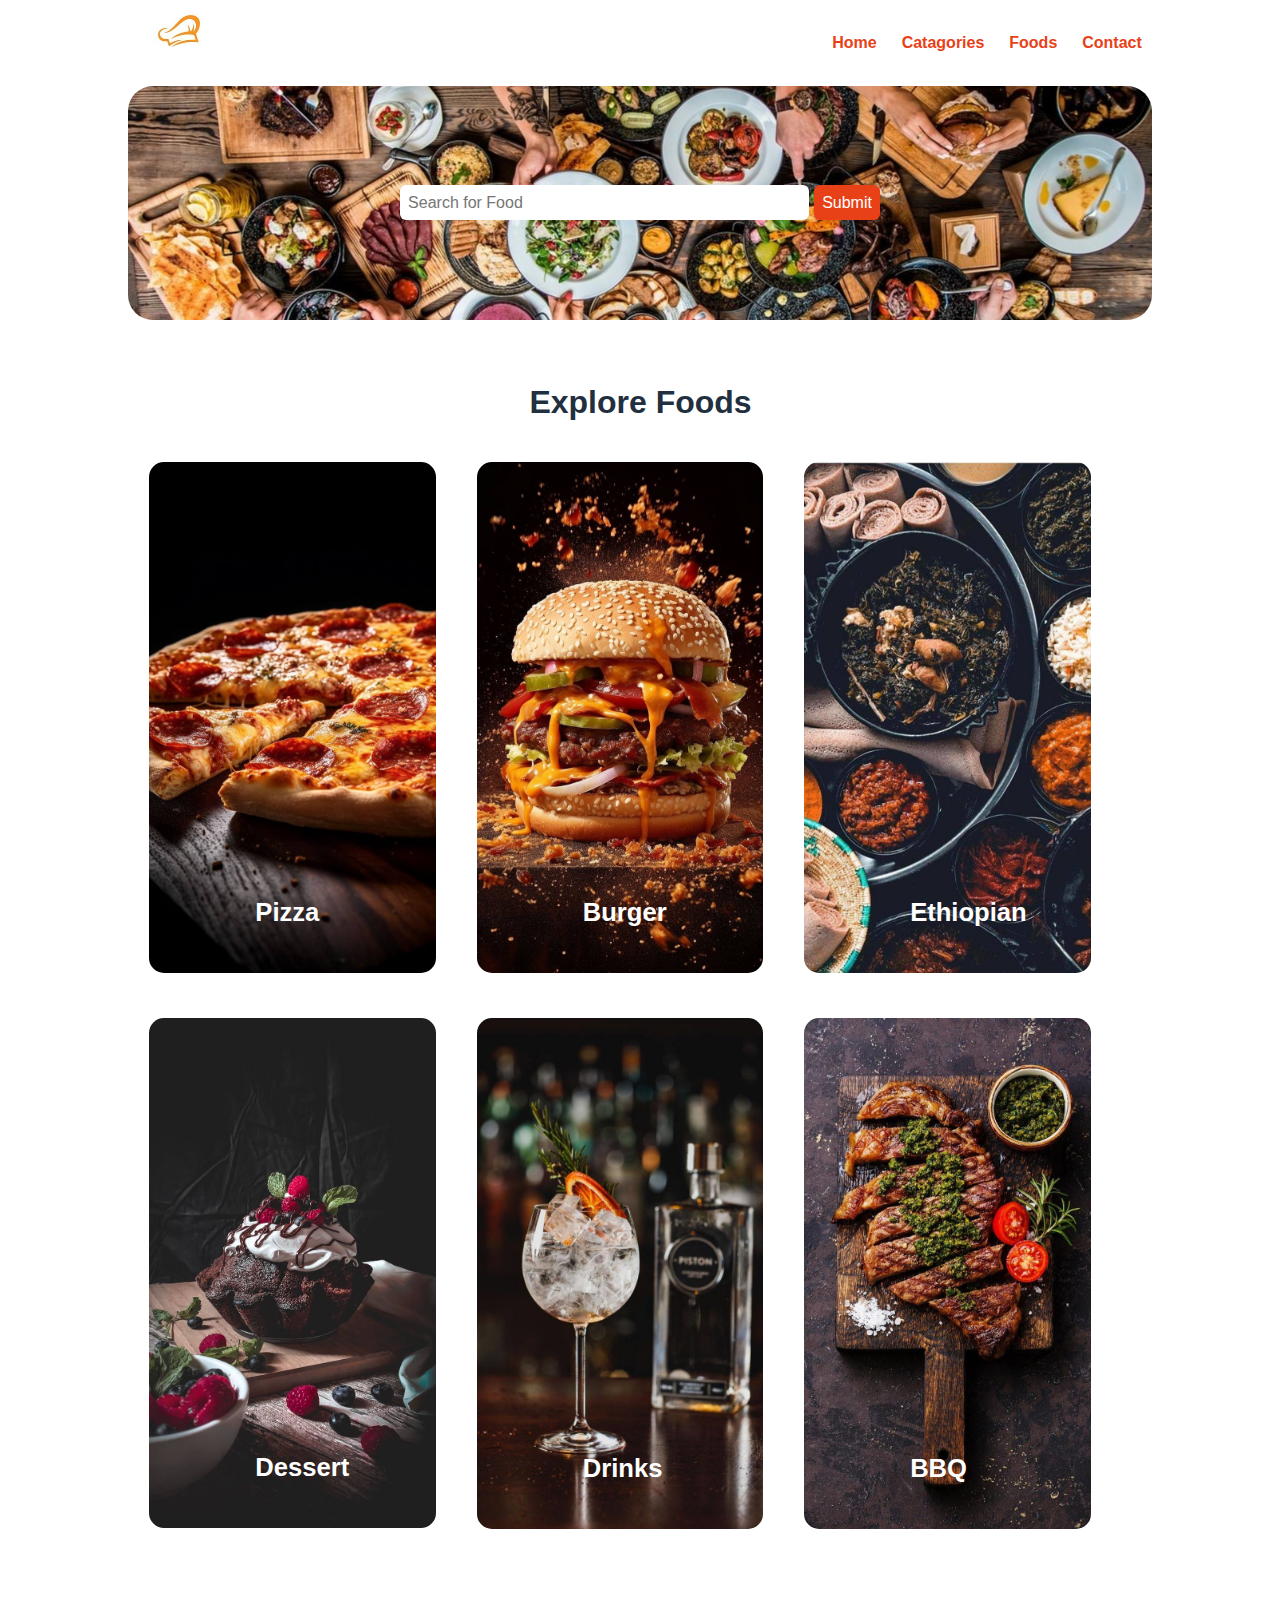
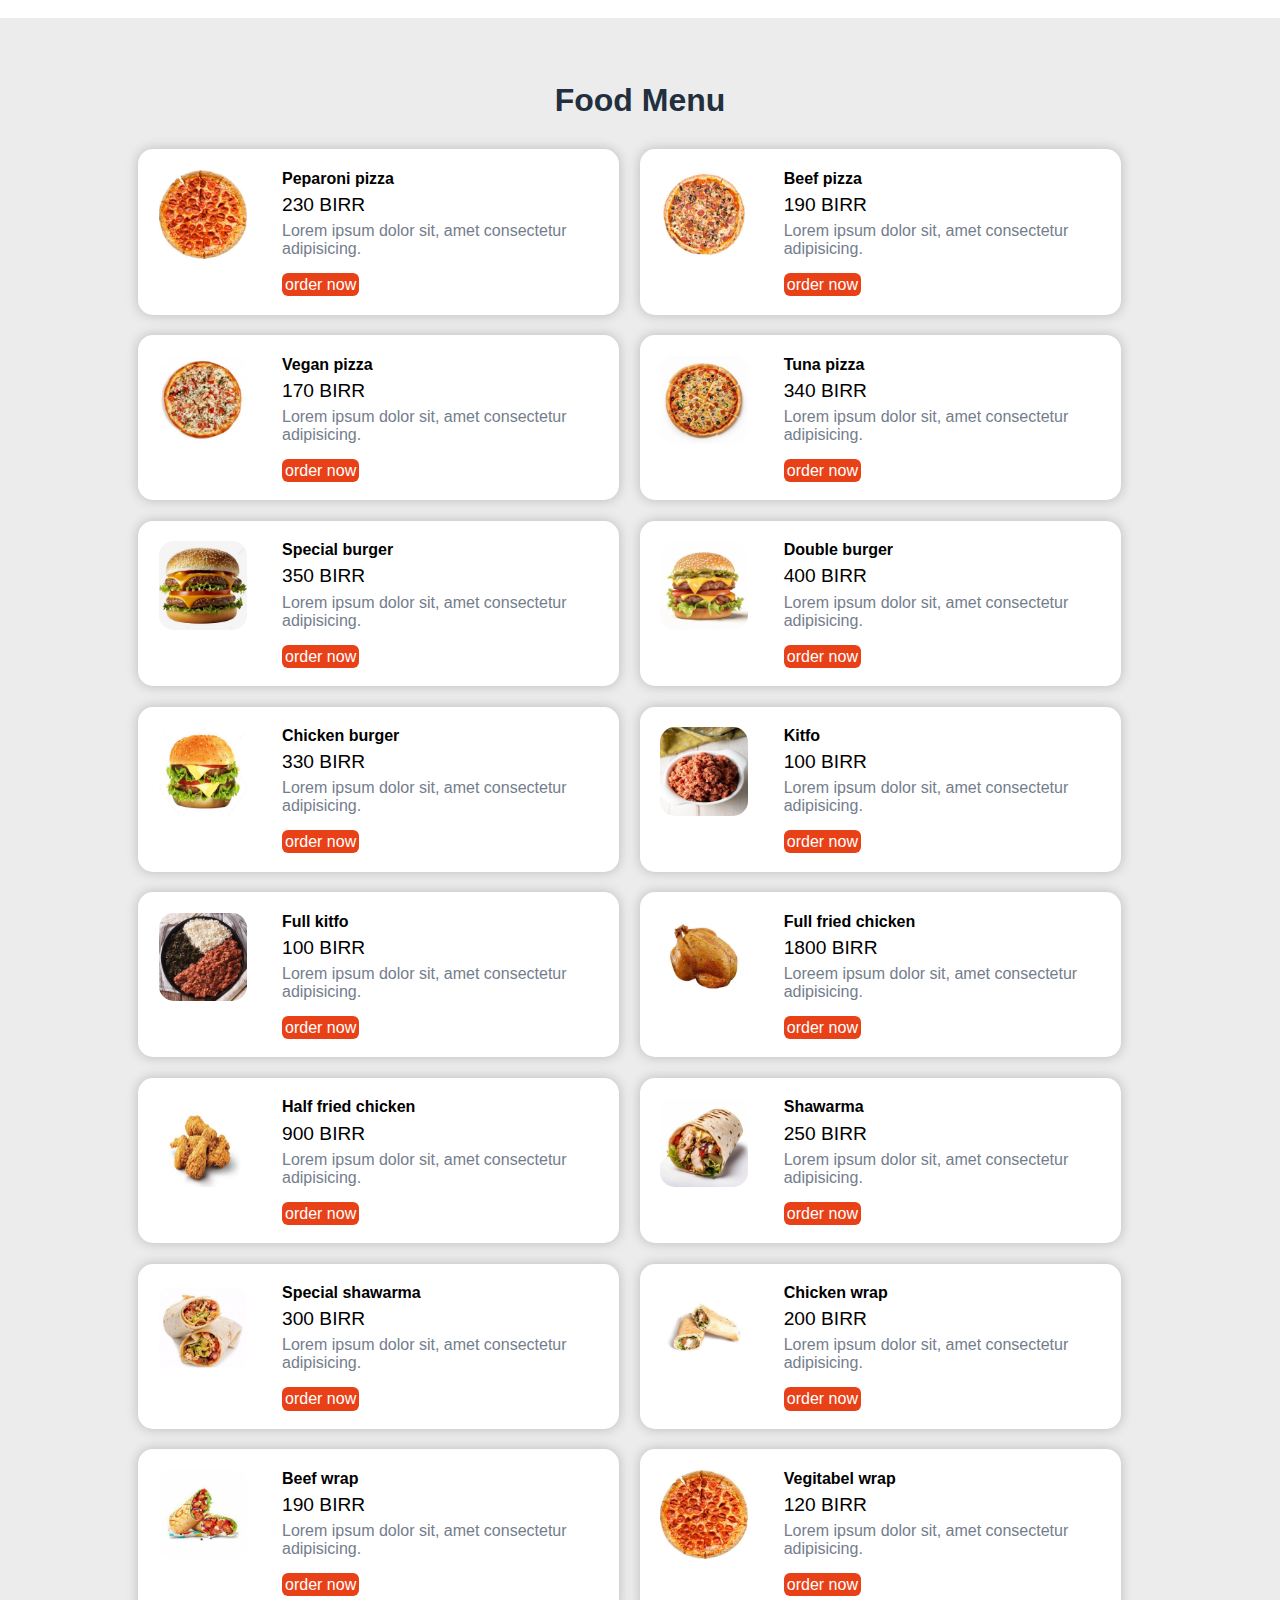
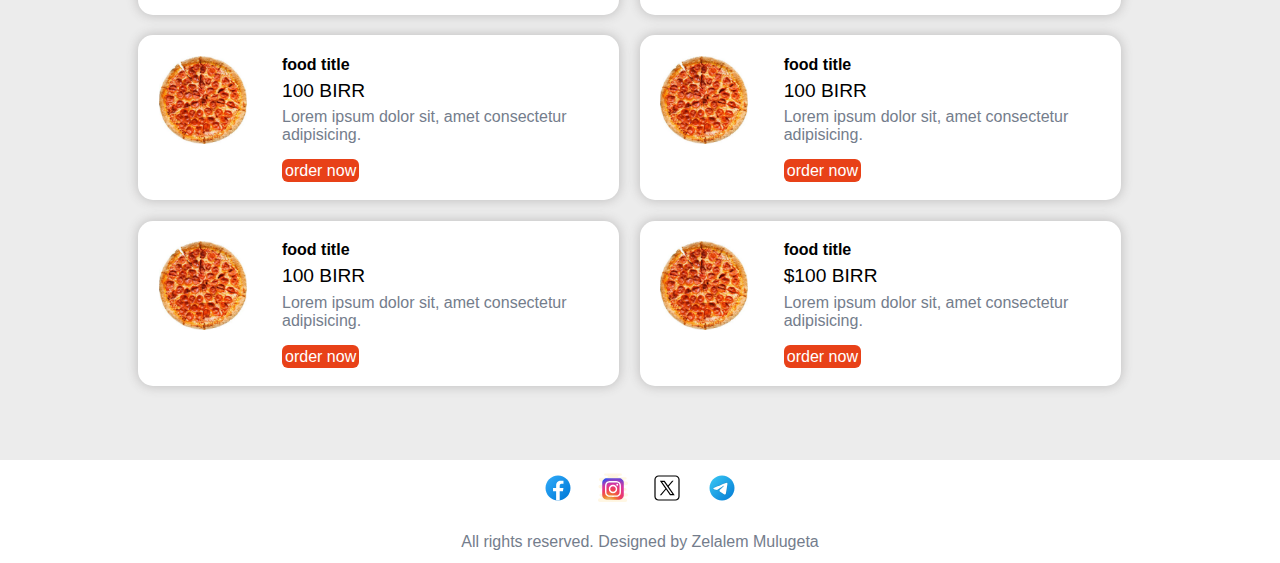
<file: index.html>
<!DOCTYPE html>
<html lang="en">
<head>
  <meta charset="UTF-8">
  <meta name="viewport" content="width=device-width, initial-scale=1.0">
  <title>Restuarant website</title>
  <link rel="stylesheet" href="css/style.css">
</head>
<body>
  <!--Navbar section stars here-->
    <section class="Navbar">
      <div class="container">
        <div class="logo">
          <img src="images/logo-new.jpg" alt="Restuarant logo" class="img-responsive">
        </div>
        <div class="menu text-right">
          <ul class="ul">
            <li>
              <a href="#">Home</a>
            </li>
            <li>
              <a href="categories.html">Catagories</a>
            </li>
            <li>
              <a href="foods.html">Foods</a>
            </li>
            <li>
              <a href="contact.html">Contact</a>
            </li>
          </ul>
        </div>

        <div class="clear-fix"></div>
      </div>
    </section>
  <!--Navbar section ends here-->




  <!--food search section starts here-->
    <section class="food-search text-center">
      <div class="container"> 
        <form action="">
          <input type="search" name="search" placeholder="Search for Food">
          <input type="submit" name="submit" placeholder="search" class="btn btn-primary">
        </form>
      </div>
    </section>
  <!--food search section ends here-->




  <!--catagories section starts here-->
    <section class="catagories">
      <div class="container">
        <h2 class="text-center">Explore Foods</h2>
        
        <a href="#">
        <div class="box-3 float-container">
          <img src="/images/cata-pizza4.jpg" alt="pizza" class="img-responsive img-curve">        
          <h3 class="float-text text-white">Pizza</h3>
        </div>
        </a>

        <a href="#">
        <div class="box-3 float-container">
          <img src="/images/cata-burger1.jpg" alt="pizza" class="img-responsive img-curve">

          <h3 class="float-text text-white">Burger</h3>
        </div>
        </a>

        <a href="#">
        <div class="box-3 float-container">
          <img src="/images/cata-habesha3.jpg" alt="pizza" class="img-responsive img-curve">
          <h3 class="float-text text-white">Ethiopian</h3>
        </div>
        </a>

        <a href="#">
        <div class="box-3 float-container">
          <img src="/images/cata-dessert.jpg" alt="pizza" class="img-responsive img-curve">
          <h3 class="float-text text-white">Dessert</h3>
        </div>
        </a>

        <a href="#">
        <div class="box-3 float-container">
          <img src="/images/cata-drink4.jpg" alt="pizza" class="img-responsive img-curve">
        <h3 class="float-text text-white">Drinks</h3>
        </div>
        </a>


        <a href="#">
        <div class="box-3 float-container">
          <img src="/images/cata-grilled.jpg" alt="pizza" class="img-responsive img-curve">
          <h3 class="float-text text-white">BBQ</h3>
        </div>
        </a>

        <div class="clear-fix"></div>

      </div>
    </section>
  <!--catagories section ends here-->  
 



  <!--food menu section starts here-->
    <section class="food-menu">
      <div class="container">
        <h2 class="text-center">Food Menu</h2>

        <div class="food-menu-box">
          <div class="food-menu-img">
            <img src="/images/menupizza1.jpg" alt="peparoni pizza" class="img-responsive img-curve">
          </div>

          <div class="food-menu-description">
            <h4>Peparoni pizza</h4>
            <p class="food-price">230 BIRR</p>
            <p class="food-detail">Lorem ipsum dolor sit, amet consectetur adipisicing.</p>
            <br>
            

            <a href="order.html" class="btn btn-primary">order now</a>
          </div>
          <div class="clear-fix"></div>
        </div>

        <div class="food-menu-box">
          <div class="food-menu-img">
            <img src="/images/beef-pizza.jpg" alt="beef pizza" class="img-responsive img-curve">
          </div>

          <div class="food-menu-description">
            <h4>Beef pizza</h4>
            <p class="food-price">190 BIRR</p>
            <p class="food-detail">Lorem ipsum dolor sit, amet consectetur adipisicing.</p>
            <br>
            

            <a href="order.html" class="btn btn-primary">order now</a>
          </div>
          <div class="clear-fix"></div>
        </div>

        <div class="food-menu-box">
          <div class="food-menu-img">
            <img src="/images/Vegan-pizza.jpg" alt="Vegan pizza" class="img-responsive img-curve">
          </div>

          <div class="food-menu-description">
            <h4>Vegan pizza</h4>
            <p class="food-price">170 BIRR</p>
            <p class="food-detail">Lorem ipsum dolor sit, amet consectetur adipisicing.</p>
            <br>
            

            <a href="order.html" class="btn btn-primary">order now</a>
          </div>
          <div class="clear-fix"></div>
        </div>

        <div class="food-menu-box">
          <div class="food-menu-img">
            <img src="/images/tuna-pizza.jpg" alt="large pizza" class="img-responsive img-curve">
          </div>

          <div class="food-menu-description">
            <h4>Tuna pizza</h4>
            <p class="food-price">340 BIRR</p>
            <p class="food-detail">Lorem ipsum dolor sit, amet consectetur adipisicing.</p>
            <br>
            

            <a href="order.html" class="btn btn-primary">order now</a>
          </div>
          <div class="clear-fix"></div>
        </div>


        <div class="food-menu-box">
          <div class="food-menu-img">
            <img src="/images/special-burger.jpg" alt="special-burger" class="img-responsive img-curve">
          </div>

          <div class="food-menu-description">
            <h4>Special burger</h4>
            <p class="food-price">350 BIRR</p>
            <p class="food-detail">Lorem ipsum dolor sit, amet consectetur adipisicing.</p>
            <br>
            

            <a href="order.html" class="btn btn-primary">order now</a>
          </div>
          <div class="clear-fix"></div>
        </div>

        <div class="food-menu-box">
          <div class="food-menu-img">
            <img src="/images/double-burger.jpg" alt="double burger" class="img-responsive img-curve">
          </div>

          <div class="food-menu-description">
            <h4>Double burger</h4>
            <p class="food-price">400 BIRR</p>
            <p class="food-detail">Lorem ipsum dolor sit, amet consectetur adipisicing.</p>
            <br>
            

            <a href="order.html" class="btn btn-primary">order now</a>
          </div>
          <div class="clear-fix"></div>
        </div>

        <div class="food-menu-box">
          <div class="food-menu-img">
            <img src="/images/chicken-burger.jpg" alt="chicken burger" class="img-responsive img-curve">
          </div>

          <div class="food-menu-description">
            <h4>Chicken burger</h4>
            <p class="food-price">330 BIRR</p>
            <p class="food-detail">Lorem ipsum dolor sit, amet consectetur adipisicing.</p>
            <br>
            

            <a href="order.html" class="btn btn-primary">order now</a>
          </div>
          <div class="clear-fix"></div>
        </div>

        <div class="food-menu-box">
          <div class="food-menu-img">
            <img src="/images/kitfo.jpg" alt="kitfo" class="img-responsive img-curve">
          </div>

          <div class="food-menu-description">
            <h4>Kitfo</h4>
            <p class="food-price">100 BIRR</p>
            <p class="food-detail">Lorem ipsum dolor sit, amet consectetur adipisicing.</p>
            <br>
            

            <a href="order.html" class="btn btn-primary">order now</a>
          </div>
          <div class="clear-fix"></div>
        </div>

        <div class="food-menu-box">
          <div class="food-menu-img">
            <img src="/images/full-kitfo.jpg" alt="full-kitfo" class="img-responsive img-curve">
          </div>

          <div class="food-menu-description">
            <h4>Full kitfo</h4>
            <p class="food-price">100 BIRR</p>
            <p class="food-detail">Lorem ipsum dolor sit, amet consectetur adipisicing.</p>
            <br>
            

            <a href="order.html" class="btn btn-primary">order now</a>
          </div>
          <div class="clear-fix"></div>
        </div>

        <div class="food-menu-box">
          <div class="food-menu-img">
            <img src="/images/full-chicken.jpg" alt="full chicken" class="img-responsive img-curve">
          </div>

          <div class="food-menu-description">
            <h4>Full fried chicken</h4>
            <p class="food-price">1800 BIRR</p>
            <p class="food-detail">Loreem ipsum dolor sit, amet consectetur adipisicing.</p>
            <br>
            

            <a href="order.html" class="btn btn-primary">order now</a>
          </div>
          <div class="clear-fix"></div>
        </div>

        <div class="food-menu-box">
          <div class="food-menu-img">
            <img src="/images/half-fried-chocken.jpg" alt="half chicken" class="img-responsive img-curve">
          </div>

          <div class="food-menu-description">
            <h4>Half fried chicken</h4>
            <p class="food-price">900 BIRR</p>
            <p class="food-detail">Lorem ipsum dolor sit, amet consectetur adipisicing.</p>
            <br>
            

            <a href="order.html" class="btn btn-primary">order now</a>
          </div>
          <div class="clear-fix"></div>
        </div>

        <div class="food-menu-box">
          <div class="food-menu-img">
            <img src="/images/shawarma.jpg" alt="noraml shawarma" class="img-responsive img-curve">
          </div>

          <div class="food-menu-description">
            <h4>Shawarma</h4>
            <p class="food-price">250 BIRR</p>
            <p class="food-detail">Lorem ipsum dolor sit, amet consectetur adipisicing.</p>
            <br>
            

            <a href="order.html" class="btn btn-primary">order now</a>
          </div>
          <div class="clear-fix"></div>
        </div>

        <div class="food-menu-box">
          <div class="food-menu-img">
            <img src="/images/special-shawarma.jpg" alt="special shawarma" class="img-responsive img-curve">
          </div>

          <div class="food-menu-description">
            <h4>Special shawarma</h4>
            <p class="food-price">300 BIRR</p>
            <p class="food-detail">Lorem ipsum dolor sit, amet consectetur adipisicing.</p>
            <br>
            

            <a href="order.html" class="btn btn-primary">order now</a>
          </div>
          <div class="clear-fix"></div>
        </div>

        <div class="food-menu-box">
          <div class="food-menu-img">
            <img src="/images/chicken-wrap.jpg" alt="shicken wrap" class="img-responsive img-curve">
          </div>

          <div class="food-menu-description">
            <h4>Chicken wrap</h4>
            <p class="food-price">200 BIRR</p>
            <p class="food-detail">Lorem ipsum dolor sit, amet consectetur adipisicing.</p>
            <br>
            

            <a href="order.html" class="btn btn-primary">order now</a>
          </div>
          <div class="clear-fix"></div>
        </div>

        <div class="food-menu-box">
          <div class="food-menu-img">
            <img src="/images/beef-wrap.jpg" alt="peparoni pizza" class="img-responsive img-curve">
          </div>

          <div class="food-menu-description">
            <h4>Beef wrap</h4>
            <p class="food-price">190 BIRR</p>
            <p class="food-detail">Lorem ipsum dolor sit, amet consectetur adipisicing.</p>
            <br>
            

            <a href="order.html" class="btn btn-primary">order now</a>
          </div>
          <div class="clear-fix"></div>
        </div>

        <div class="food-menu-box">
          <div class="food-menu-img">
            <img src="/images/menupizza1.jpg" alt="peparoni pizza" class="img-responsive img-curve">
          </div>

          <div class="food-menu-description">
            <h4>Vegitabel wrap</h4>
            <p class="food-price">120 BIRR</p>
            <p class="food-detail">Lorem ipsum dolor sit, amet consectetur adipisicing.</p>
            <br>
            

            <a href="order.html" class="btn btn-primary">order now</a>
          </div>
          <div class="clear-fix"></div>
        </div>

        <div class="food-menu-box">
          <div class="food-menu-img">
            <img src="/images/menupizza1.jpg" alt="peparoni pizza" class="img-responsive img-curve">
          </div>

          <div class="food-menu-description">
            <h4>food title</h4>
            <p class="food-price">100 BIRR</p>
            <p class="food-detail">Lorem ipsum dolor sit, amet consectetur adipisicing.</p>
            <br>
            

            <a href="order.html" class="btn btn-primary">order now</a>
          </div>
          <div class="clear-fix"></div>
        </div>

        <div class="food-menu-box">
          <div class="food-menu-img">
            <img src="/images/menupizza1.jpg" alt="peparoni pizza" class="img-responsive img-curve">
          </div>

          <div class="food-menu-description">
            <h4>food title</h4>
            <p class="food-price">100 BIRR</p>
            <p class="food-detail">Lorem ipsum dolor sit, amet consectetur adipisicing.</p>
            <br>
            

            <a href="order.html" class="btn btn-primary">order now</a>
          </div>
          <div class="clear-fix"></div>
        </div>

        <div class="food-menu-box">
          <div class="food-menu-img">
            <img src="/images/menupizza1.jpg" alt="peparoni pizza" class="img-responsive img-curve">
          </div>

          <div class="food-menu-description">
            <h4>food title</h4>
            <p class="food-price">100 BIRR</p>
            <p class="food-detail">Lorem ipsum dolor sit, amet consectetur adipisicing.</p>
            <br>
            

            <a href="order.html" class="btn btn-primary">order now</a>
          </div>
          <div class="clear-fix"></div>
        </div>

        <div class="food-menu-box">
          <div class="food-menu-img">
            <img src="/images/menupizza1.jpg" alt="peparoni pizza" class="img-responsive img-curve">
          </div>

          <div class="food-menu-description">
            <h4>food title</h4>
            <p class="food-price">$100 BIRR</p>
            <p class="food-detail">Lorem ipsum dolor sit, amet consectetur adipisicing.</p>
            <br>
            

            <a href="order.html" class="btn btn-primary">order now</a>
          </div>
          <div class="clear-fix"></div>
        </div>

        <div class="clear-fix"></div>
      </div>

      
      
    </section>
  <!--food menu section ends here-->  




  <!--socials section starts here-->
    <section class="socials">
      <div class="container text-center">
        <ul>
          <li>
            <a href="https://www.facebook.com/" target="_blank" ><svg class="social-picture" xmlns="http://www.w3.org/2000/svg" x="0px" y="0px" width="100" height="100" viewBox="0 0 48 48">
              <linearGradient id="Ld6sqrtcxMyckEl6xeDdMa_uLWV5A9vXIPu_gr1" x1="9.993" x2="40.615" y1="9.993" y2="40.615" gradientUnits="userSpaceOnUse"><stop offset="0" stop-color="#2aa4f4"></stop><stop offset="1" stop-color="#007ad9"></stop></linearGradient><path fill="url(#Ld6sqrtcxMyckEl6xeDdMa_uLWV5A9vXIPu_gr1)" d="M24,4C12.954,4,4,12.954,4,24s8.954,20,20,20s20-8.954,20-20S35.046,4,24,4z"></path><path fill="#fff" d="M26.707,29.301h5.176l0.813-5.258h-5.989v-2.874c0-2.184,0.714-4.121,2.757-4.121h3.283V12.46 c-0.577-0.078-1.797-0.248-4.102-0.248c-4.814,0-7.636,2.542-7.636,8.334v3.498H16.06v5.258h4.948v14.452 C21.988,43.9,22.981,44,24,44c0.921,0,1.82-0.084,2.707-0.204V29.301z"></path>
              </svg></a>
          </li>
          <li>
            <a href="https://www.instagram.com/" target="_blank"><svg class="social-picture" xmlns="http://www.w3.org/2000/svg" x="0px" y="0px" width="100" height="100" viewBox="0 0 64 64">
              <radialGradient id="TGwjmZMm2W~B4yrgup6jda_119026_gr1" cx="32" cy="32.5" r="31.259" gradientTransform="matrix(1 0 0 -1 0 64)" gradientUnits="userSpaceOnUse"><stop offset="0" stop-color="#efdcb1"></stop><stop offset="0" stop-color="#f2e0bb"></stop><stop offset=".011" stop-color="#f2e0bc"></stop><stop offset=".362" stop-color="#f9edd2"></stop><stop offset=".699" stop-color="#fef4df"></stop><stop offset="1" stop-color="#fff7e4"></stop></radialGradient><path fill="url(#TGwjmZMm2W~B4yrgup6jda_119026_gr1)" d="M58,54c-1.1,0-2-0.9-2-2s0.9-2,2-2h2.5c1.9,0,3.5-1.6,3.5-3.5S62.4,43,60.5,43H50c-1.4,0-2.5-1.1-2.5-2.5	S48.6,38,50,38h8c1.7,0,3-1.3,3-3s-1.3-3-3-3H42v-6h18c2.3,0,4.2-2,4-4.4c-0.2-2.1-2.1-3.6-4.2-3.6H58c-1.1,0-2-0.9-2-2s0.9-2,2-2	h0.4c1.3,0,2.5-0.9,2.6-2.2c0.2-1.5-1-2.8-2.5-2.8h-14C43.7,9,43,8.3,43,7.5S43.7,6,44.5,6h3.9c1.3,0,2.5-0.9,2.6-2.2	C51.1,2.3,50,1,48.5,1H15.6c-1.3,0-2.5,0.9-2.6,2.2C12.9,4.7,14,6,15.5,6H19c1.1,0,2,0.9,2,2s-0.9,2-2,2H6.2c-2.1,0-4,1.5-4.2,3.6	C1.8,16,3.7,18,6,18h2.5c1.9,0,3.5,1.6,3.5,3.5S10.4,25,8.5,25H5.2c-2.1,0-4,1.5-4.2,3.6C0.8,31,2.7,33,5,33h17v11H6	c-1.7,0-3,1.3-3,3s1.3,3,3,3l0,0c1.1,0,2,0.9,2,2s-0.9,2-2,2H4.2c-2.1,0-4,1.5-4.2,3.6C-0.2,60,1.7,62,4,62h53.8	c2.1,0,4-1.5,4.2-3.6C62.2,56,60.3,54,58,54z"></path><radialGradient id="TGwjmZMm2W~B4yrgup6jdb_119026_gr2" cx="18.51" cy="66.293" r="69.648" gradientTransform="matrix(.6435 -.7654 .5056 .4251 -26.92 52.282)" gradientUnits="userSpaceOnUse"><stop offset=".073" stop-color="#eacc7b"></stop><stop offset=".184" stop-color="#ecaa59"></stop><stop offset=".307" stop-color="#ef802e"></stop><stop offset=".358" stop-color="#ef6d3a"></stop><stop offset=".46" stop-color="#f04b50"></stop><stop offset=".516" stop-color="#f03e58"></stop><stop offset=".689" stop-color="#db359e"></stop><stop offset=".724" stop-color="#ce37a4"></stop><stop offset=".789" stop-color="#ac3cb4"></stop><stop offset=".877" stop-color="#7544cf"></stop><stop offset=".98" stop-color="#2b4ff2"></stop></radialGradient><path fill="url(#TGwjmZMm2W~B4yrgup6jdb_119026_gr2)" d="M45,57H19c-5.5,0-10-4.5-10-10V21c0-5.5,4.5-10,10-10h26c5.5,0,10,4.5,10,10v26C55,52.5,50.5,57,45,57z"></path><path fill="#fff" d="M32,20c4.6,0,5.1,0,6.9,0.1c1.7,0.1,2.6,0.4,3.2,0.6c0.8,0.3,1.4,0.7,2,1.3c0.6,0.6,1,1.2,1.3,2 c0.2,0.6,0.5,1.5,0.6,3.2C46,28.9,46,29.4,46,34s0,5.1-0.1,6.9c-0.1,1.7-0.4,2.6-0.6,3.2c-0.3,0.8-0.7,1.4-1.3,2 c-0.6,0.6-1.2,1-2,1.3c-0.6,0.2-1.5,0.5-3.2,0.6C37.1,48,36.6,48,32,48s-5.1,0-6.9-0.1c-1.7-0.1-2.6-0.4-3.2-0.6 c-0.8-0.3-1.4-0.7-2-1.3c-0.6-0.6-1-1.2-1.3-2c-0.2-0.6-0.5-1.5-0.6-3.2C18,39.1,18,38.6,18,34s0-5.1,0.1-6.9 c0.1-1.7,0.4-2.6,0.6-3.2c0.3-0.8,0.7-1.4,1.3-2c0.6-0.6,1.2-1,2-1.3c0.6-0.2,1.5-0.5,3.2-0.6C26.9,20,27.4,20,32,20 M32,17 c-4.6,0-5.2,0-7,0.1c-1.8,0.1-3,0.4-4.1,0.8c-1.1,0.4-2.1,1-3,2s-1.5,1.9-2,3c-0.4,1.1-0.7,2.3-0.8,4.1C15,28.8,15,29.4,15,34 s0,5.2,0.1,7c0.1,1.8,0.4,3,0.8,4.1c0.4,1.1,1,2.1,2,3c0.9,0.9,1.9,1.5,3,2c1.1,0.4,2.3,0.7,4.1,0.8c1.8,0.1,2.4,0.1,7,0.1 s5.2,0,7-0.1c1.8-0.1,3-0.4,4.1-0.8c1.1-0.4,2.1-1,3-2c0.9-0.9,1.5-1.9,2-3c0.4-1.1,0.7-2.3,0.8-4.1c0.1-1.8,0.1-2.4,0.1-7 s0-5.2-0.1-7c-0.1-1.8-0.4-3-0.8-4.1c-0.4-1.1-1-2.1-2-3s-1.9-1.5-3-2c-1.1-0.4-2.3-0.7-4.1-0.8C37.2,17,36.6,17,32,17L32,17z"></path><path fill="#fff" d="M32,25c-5,0-9,4-9,9s4,9,9,9s9-4,9-9S37,25,32,25z M32,40c-3.3,0-6-2.7-6-6s2.7-6,6-6s6,2.7,6,6S35.3,40,32,40 z"></path><circle cx="41" cy="25" r="2" fill="#fff"></circle>
              </svg></a>
          </li>
          <li>
            <a href="https://twitter.com/" target="_blank"><svg class="social-picture" xmlns="http://www.w3.org/2000/svg" x="0px" y="0px" width="100" height="100" viewBox="0 0 50 50">
              <path d="M 11 4 C 7.1456661 4 4 7.1456661 4 11 L 4 39 C 4 42.854334 7.1456661 46 11 46 L 39 46 C 42.854334 46 46 42.854334 46 39 L 46 11 C 46 7.1456661 42.854334 4 39 4 L 11 4 z M 11 6 L 39 6 C 41.773666 6 44 8.2263339 44 11 L 44 39 C 44 41.773666 41.773666 44 39 44 L 11 44 C 8.2263339 44 6 41.773666 6 39 L 6 11 C 6 8.2263339 8.2263339 6 11 6 z M 13.085938 13 L 22.308594 26.103516 L 13 37 L 15.5 37 L 23.4375 27.707031 L 29.976562 37 L 37.914062 37 L 27.789062 22.613281 L 36 13 L 33.5 13 L 26.660156 21.009766 L 21.023438 13 L 13.085938 13 z M 16.914062 15 L 19.978516 15 L 34.085938 35 L 31.021484 35 L 16.914062 15 z"></path>
              </svg></a>
          </li>
          <li>
            <a href="https://telegram.org/" target="_blank"><svg class="social-picture"  xmlns="http://www.w3.org/2000/svg" x="0px" y="0px" width="100" height="100" viewBox="0 0 48 48">
              <linearGradient id="BiF7D16UlC0RZ_VqXJHnXa_oWiuH0jFiU0R_gr1" x1="9.858" x2="38.142" y1="9.858" y2="38.142" gradientUnits="userSpaceOnUse"><stop offset="0" stop-color="#33bef0"></stop><stop offset="1" stop-color="#0a85d9"></stop></linearGradient><path fill="url(#BiF7D16UlC0RZ_VqXJHnXa_oWiuH0jFiU0R_gr1)" d="M44,24c0,11.045-8.955,20-20,20S4,35.045,4,24S12.955,4,24,4S44,12.955,44,24z"></path><path d="M10.119,23.466c8.155-3.695,17.733-7.704,19.208-8.284c3.252-1.279,4.67,0.028,4.448,2.113	c-0.273,2.555-1.567,9.99-2.363,15.317c-0.466,3.117-2.154,4.072-4.059,2.863c-1.445-0.917-6.413-4.17-7.72-5.282	c-0.891-0.758-1.512-1.608-0.88-2.474c0.185-0.253,0.658-0.763,0.921-1.017c1.319-1.278,1.141-1.553-0.454-0.412	c-0.19,0.136-1.292,0.935-1.745,1.237c-1.11,0.74-2.131,0.78-3.862,0.192c-1.416-0.481-2.776-0.852-3.634-1.223	C8.794,25.983,8.34,24.272,10.119,23.466z" opacity=".05"></path><path d="M10.836,23.591c7.572-3.385,16.884-7.264,18.246-7.813c3.264-1.318,4.465-0.536,4.114,2.011	c-0.326,2.358-1.483,9.654-2.294,14.545c-0.478,2.879-1.874,3.513-3.692,2.337c-1.139-0.734-5.723-3.754-6.835-4.633	c-0.86-0.679-1.751-1.463-0.71-2.598c0.348-0.379,2.27-2.234,3.707-3.614c0.833-0.801,0.536-1.196-0.469-0.508	c-1.843,1.263-4.858,3.262-5.396,3.625c-1.025,0.69-1.988,0.856-3.664,0.329c-1.321-0.416-2.597-0.819-3.262-1.078	C9.095,25.618,9.075,24.378,10.836,23.591z" opacity=".07"></path><path fill="#fff" d="M11.553,23.717c6.99-3.075,16.035-6.824,17.284-7.343c3.275-1.358,4.28-1.098,3.779,1.91	c-0.36,2.162-1.398,9.319-2.226,13.774c-0.491,2.642-1.593,2.955-3.325,1.812c-0.833-0.55-5.038-3.331-5.951-3.984	c-0.833-0.595-1.982-1.311-0.541-2.721c0.513-0.502,3.874-3.712,6.493-6.21c0.343-0.328-0.088-0.867-0.484-0.604	c-3.53,2.341-8.424,5.59-9.047,6.013c-0.941,0.639-1.845,0.932-3.467,0.466c-1.226-0.352-2.423-0.772-2.889-0.932	C9.384,25.282,9.81,24.484,11.553,23.717z"></path>
              </svg></a>
          </li>
        </ul>
      </div>
    </section>
  <!--socials section ends here-->





  <!--footer section starts here-->
    <section class="footer">
      <div class="container text-center food-detail">
        <p>All rights reserved. Designed by Zelalem Mulugeta</p>
      </div>  
   </section>
  <!--footer section ends here-->  



</body>
</html>
</file>
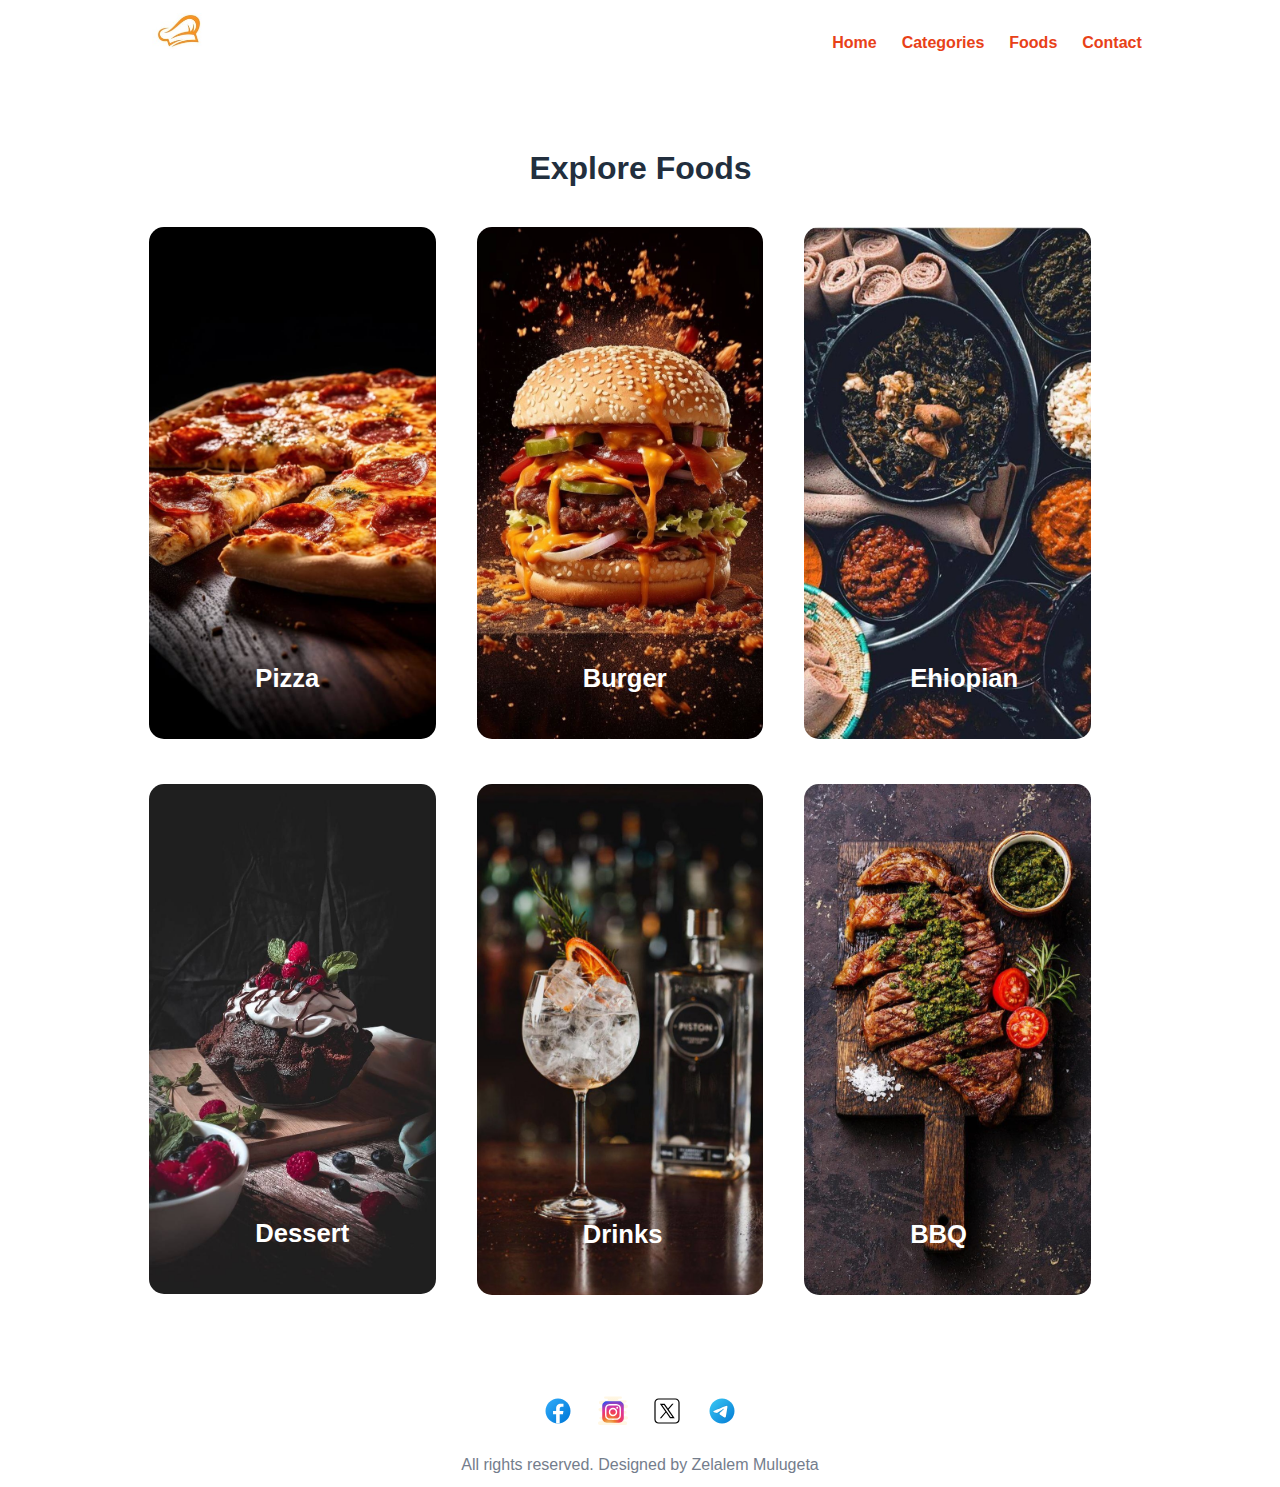
<file: categories.html>
<!DOCTYPE html>
<html lang="en">
<head>
    <meta charset="UTF-8">
    <!-- Important to make website responsive -->
    <meta name="viewport" content="width=device-width, initial-scale=1.0">
    <title>Restaurant Website</title>

    <!-- Link our CSS file -->
    <link rel="stylesheet" href="css/style.css">
</head>

<body>
    <!-- Navbar Section Starts Here -->
    <section class="navbar">
        <div class="container">
            <div class="logo">
                <a href="#" title="Logo">
                    <img src="images/logo-new.jpg" alt="Restaurant Logo" class="img-responsive">
                </a>
            </div>

            <div class="menu text-right">
                <ul>
                    <li>
                        <a href="index.html">Home</a>
                    </li>
                    <li>
                        <a href="categories.html">Categories</a>
                    </li>
                    <li>
                        <a href="foods.html">Foods</a>
                    </li>
                    <li>
                        <a href="#">Contact</a>
                    </li>
                </ul>
            </div>

            <div class="clearfix"></div>
        </div>
    </section>
    <!-- Navbar Section Ends Here -->



    <!--catagories section starts here-->
    <section class="catagories">
      <div class="container">
        <h2 class="text-center">Explore Foods</h2>
        
        <a href="#">
        <div class="box-3 float-container">
          <img src="/images/cata-pizza4.jpg" alt="pizza" class="img-responsive img-curve">        
          <h3 class="float-text text-white">Pizza</h3>
        </div>
        </a>

        <a href="#">
        <div class="box-3 float-container">
          <img src="/images/cata-burger1.jpg" alt="pizza" class="img-responsive img-curve">

          <h3 class="float-text text-white">Burger</h3>
        </div>
        </a>

        <a href="#">
        <div class="box-3 float-container">
          <img src="/images/cata-habesha3.jpg" alt="pizza" class="img-responsive img-curve">
          <h3 class="float-text text-white">Ehiopian</h3>
        </div>
        </a>

        <a href="#">
        <div class="box-3 float-container">
          <img src="/images/cata-dessert.jpg" alt="pizza" class="img-responsive img-curve">
          <h3 class="float-text text-white">Dessert</h3>
        </div>
        </a>

        <a href="#">
        <div class="box-3 float-container">
          <img src="/images/cata-drink4.jpg" alt="pizza" class="img-responsive img-curve">
        <h3 class="float-text text-white">Drinks</h3>
        </div>
        </a>


        <a href="#">
        <div class="box-3 float-container">
          <img src="/images/cata-grilled.jpg" alt="pizza" class="img-responsive img-curve">
          <h3 class="float-text text-white">BBQ</h3>
        </div>
        </a>

        <div class="clear-fix"></div>

      </div>
    </section>
  <!--catagories section ends here-->

    <!--socials section starts here-->
    <section class="socials">
      <div class="container text-center">
        <ul>
          <li>
            <a href="https://www.facebook.com/" target="_blank" ><svg class="social-picture" xmlns="http://www.w3.org/2000/svg" x="0px" y="0px" width="100" height="100" viewBox="0 0 48 48">
              <linearGradient id="Ld6sqrtcxMyckEl6xeDdMa_uLWV5A9vXIPu_gr1" x1="9.993" x2="40.615" y1="9.993" y2="40.615" gradientUnits="userSpaceOnUse"><stop offset="0" stop-color="#2aa4f4"></stop><stop offset="1" stop-color="#007ad9"></stop></linearGradient><path fill="url(#Ld6sqrtcxMyckEl6xeDdMa_uLWV5A9vXIPu_gr1)" d="M24,4C12.954,4,4,12.954,4,24s8.954,20,20,20s20-8.954,20-20S35.046,4,24,4z"></path><path fill="#fff" d="M26.707,29.301h5.176l0.813-5.258h-5.989v-2.874c0-2.184,0.714-4.121,2.757-4.121h3.283V12.46 c-0.577-0.078-1.797-0.248-4.102-0.248c-4.814,0-7.636,2.542-7.636,8.334v3.498H16.06v5.258h4.948v14.452 C21.988,43.9,22.981,44,24,44c0.921,0,1.82-0.084,2.707-0.204V29.301z"></path>
              </svg></a>
          </li>
          <li>
            <a href="https://www.instagram.com/" target="_blank"><svg class="social-picture" xmlns="http://www.w3.org/2000/svg" x="0px" y="0px" width="100" height="100" viewBox="0 0 64 64">
              <radialGradient id="TGwjmZMm2W~B4yrgup6jda_119026_gr1" cx="32" cy="32.5" r="31.259" gradientTransform="matrix(1 0 0 -1 0 64)" gradientUnits="userSpaceOnUse"><stop offset="0" stop-color="#efdcb1"></stop><stop offset="0" stop-color="#f2e0bb"></stop><stop offset=".011" stop-color="#f2e0bc"></stop><stop offset=".362" stop-color="#f9edd2"></stop><stop offset=".699" stop-color="#fef4df"></stop><stop offset="1" stop-color="#fff7e4"></stop></radialGradient><path fill="url(#TGwjmZMm2W~B4yrgup6jda_119026_gr1)" d="M58,54c-1.1,0-2-0.9-2-2s0.9-2,2-2h2.5c1.9,0,3.5-1.6,3.5-3.5S62.4,43,60.5,43H50c-1.4,0-2.5-1.1-2.5-2.5	S48.6,38,50,38h8c1.7,0,3-1.3,3-3s-1.3-3-3-3H42v-6h18c2.3,0,4.2-2,4-4.4c-0.2-2.1-2.1-3.6-4.2-3.6H58c-1.1,0-2-0.9-2-2s0.9-2,2-2	h0.4c1.3,0,2.5-0.9,2.6-2.2c0.2-1.5-1-2.8-2.5-2.8h-14C43.7,9,43,8.3,43,7.5S43.7,6,44.5,6h3.9c1.3,0,2.5-0.9,2.6-2.2	C51.1,2.3,50,1,48.5,1H15.6c-1.3,0-2.5,0.9-2.6,2.2C12.9,4.7,14,6,15.5,6H19c1.1,0,2,0.9,2,2s-0.9,2-2,2H6.2c-2.1,0-4,1.5-4.2,3.6	C1.8,16,3.7,18,6,18h2.5c1.9,0,3.5,1.6,3.5,3.5S10.4,25,8.5,25H5.2c-2.1,0-4,1.5-4.2,3.6C0.8,31,2.7,33,5,33h17v11H6	c-1.7,0-3,1.3-3,3s1.3,3,3,3l0,0c1.1,0,2,0.9,2,2s-0.9,2-2,2H4.2c-2.1,0-4,1.5-4.2,3.6C-0.2,60,1.7,62,4,62h53.8	c2.1,0,4-1.5,4.2-3.6C62.2,56,60.3,54,58,54z"></path><radialGradient id="TGwjmZMm2W~B4yrgup6jdb_119026_gr2" cx="18.51" cy="66.293" r="69.648" gradientTransform="matrix(.6435 -.7654 .5056 .4251 -26.92 52.282)" gradientUnits="userSpaceOnUse"><stop offset=".073" stop-color="#eacc7b"></stop><stop offset=".184" stop-color="#ecaa59"></stop><stop offset=".307" stop-color="#ef802e"></stop><stop offset=".358" stop-color="#ef6d3a"></stop><stop offset=".46" stop-color="#f04b50"></stop><stop offset=".516" stop-color="#f03e58"></stop><stop offset=".689" stop-color="#db359e"></stop><stop offset=".724" stop-color="#ce37a4"></stop><stop offset=".789" stop-color="#ac3cb4"></stop><stop offset=".877" stop-color="#7544cf"></stop><stop offset=".98" stop-color="#2b4ff2"></stop></radialGradient><path fill="url(#TGwjmZMm2W~B4yrgup6jdb_119026_gr2)" d="M45,57H19c-5.5,0-10-4.5-10-10V21c0-5.5,4.5-10,10-10h26c5.5,0,10,4.5,10,10v26C55,52.5,50.5,57,45,57z"></path><path fill="#fff" d="M32,20c4.6,0,5.1,0,6.9,0.1c1.7,0.1,2.6,0.4,3.2,0.6c0.8,0.3,1.4,0.7,2,1.3c0.6,0.6,1,1.2,1.3,2 c0.2,0.6,0.5,1.5,0.6,3.2C46,28.9,46,29.4,46,34s0,5.1-0.1,6.9c-0.1,1.7-0.4,2.6-0.6,3.2c-0.3,0.8-0.7,1.4-1.3,2 c-0.6,0.6-1.2,1-2,1.3c-0.6,0.2-1.5,0.5-3.2,0.6C37.1,48,36.6,48,32,48s-5.1,0-6.9-0.1c-1.7-0.1-2.6-0.4-3.2-0.6 c-0.8-0.3-1.4-0.7-2-1.3c-0.6-0.6-1-1.2-1.3-2c-0.2-0.6-0.5-1.5-0.6-3.2C18,39.1,18,38.6,18,34s0-5.1,0.1-6.9 c0.1-1.7,0.4-2.6,0.6-3.2c0.3-0.8,0.7-1.4,1.3-2c0.6-0.6,1.2-1,2-1.3c0.6-0.2,1.5-0.5,3.2-0.6C26.9,20,27.4,20,32,20 M32,17 c-4.6,0-5.2,0-7,0.1c-1.8,0.1-3,0.4-4.1,0.8c-1.1,0.4-2.1,1-3,2s-1.5,1.9-2,3c-0.4,1.1-0.7,2.3-0.8,4.1C15,28.8,15,29.4,15,34 s0,5.2,0.1,7c0.1,1.8,0.4,3,0.8,4.1c0.4,1.1,1,2.1,2,3c0.9,0.9,1.9,1.5,3,2c1.1,0.4,2.3,0.7,4.1,0.8c1.8,0.1,2.4,0.1,7,0.1 s5.2,0,7-0.1c1.8-0.1,3-0.4,4.1-0.8c1.1-0.4,2.1-1,3-2c0.9-0.9,1.5-1.9,2-3c0.4-1.1,0.7-2.3,0.8-4.1c0.1-1.8,0.1-2.4,0.1-7 s0-5.2-0.1-7c-0.1-1.8-0.4-3-0.8-4.1c-0.4-1.1-1-2.1-2-3s-1.9-1.5-3-2c-1.1-0.4-2.3-0.7-4.1-0.8C37.2,17,36.6,17,32,17L32,17z"></path><path fill="#fff" d="M32,25c-5,0-9,4-9,9s4,9,9,9s9-4,9-9S37,25,32,25z M32,40c-3.3,0-6-2.7-6-6s2.7-6,6-6s6,2.7,6,6S35.3,40,32,40 z"></path><circle cx="41" cy="25" r="2" fill="#fff"></circle>
              </svg></a>
          </li>
          <li>
            <a href="https://twitter.com/" target="_blank"><svg class="social-picture" xmlns="http://www.w3.org/2000/svg" x="0px" y="0px" width="100" height="100" viewBox="0 0 50 50">
              <path d="M 11 4 C 7.1456661 4 4 7.1456661 4 11 L 4 39 C 4 42.854334 7.1456661 46 11 46 L 39 46 C 42.854334 46 46 42.854334 46 39 L 46 11 C 46 7.1456661 42.854334 4 39 4 L 11 4 z M 11 6 L 39 6 C 41.773666 6 44 8.2263339 44 11 L 44 39 C 44 41.773666 41.773666 44 39 44 L 11 44 C 8.2263339 44 6 41.773666 6 39 L 6 11 C 6 8.2263339 8.2263339 6 11 6 z M 13.085938 13 L 22.308594 26.103516 L 13 37 L 15.5 37 L 23.4375 27.707031 L 29.976562 37 L 37.914062 37 L 27.789062 22.613281 L 36 13 L 33.5 13 L 26.660156 21.009766 L 21.023438 13 L 13.085938 13 z M 16.914062 15 L 19.978516 15 L 34.085938 35 L 31.021484 35 L 16.914062 15 z"></path>
              </svg></a>
          </li>
          <li>
            <a href="https://telegram.org/" target="_blank"><svg class="social-picture"  xmlns="http://www.w3.org/2000/svg" x="0px" y="0px" width="100" height="100" viewBox="0 0 48 48">
              <linearGradient id="BiF7D16UlC0RZ_VqXJHnXa_oWiuH0jFiU0R_gr1" x1="9.858" x2="38.142" y1="9.858" y2="38.142" gradientUnits="userSpaceOnUse"><stop offset="0" stop-color="#33bef0"></stop><stop offset="1" stop-color="#0a85d9"></stop></linearGradient><path fill="url(#BiF7D16UlC0RZ_VqXJHnXa_oWiuH0jFiU0R_gr1)" d="M44,24c0,11.045-8.955,20-20,20S4,35.045,4,24S12.955,4,24,4S44,12.955,44,24z"></path><path d="M10.119,23.466c8.155-3.695,17.733-7.704,19.208-8.284c3.252-1.279,4.67,0.028,4.448,2.113	c-0.273,2.555-1.567,9.99-2.363,15.317c-0.466,3.117-2.154,4.072-4.059,2.863c-1.445-0.917-6.413-4.17-7.72-5.282	c-0.891-0.758-1.512-1.608-0.88-2.474c0.185-0.253,0.658-0.763,0.921-1.017c1.319-1.278,1.141-1.553-0.454-0.412	c-0.19,0.136-1.292,0.935-1.745,1.237c-1.11,0.74-2.131,0.78-3.862,0.192c-1.416-0.481-2.776-0.852-3.634-1.223	C8.794,25.983,8.34,24.272,10.119,23.466z" opacity=".05"></path><path d="M10.836,23.591c7.572-3.385,16.884-7.264,18.246-7.813c3.264-1.318,4.465-0.536,4.114,2.011	c-0.326,2.358-1.483,9.654-2.294,14.545c-0.478,2.879-1.874,3.513-3.692,2.337c-1.139-0.734-5.723-3.754-6.835-4.633	c-0.86-0.679-1.751-1.463-0.71-2.598c0.348-0.379,2.27-2.234,3.707-3.614c0.833-0.801,0.536-1.196-0.469-0.508	c-1.843,1.263-4.858,3.262-5.396,3.625c-1.025,0.69-1.988,0.856-3.664,0.329c-1.321-0.416-2.597-0.819-3.262-1.078	C9.095,25.618,9.075,24.378,10.836,23.591z" opacity=".07"></path><path fill="#fff" d="M11.553,23.717c6.99-3.075,16.035-6.824,17.284-7.343c3.275-1.358,4.28-1.098,3.779,1.91	c-0.36,2.162-1.398,9.319-2.226,13.774c-0.491,2.642-1.593,2.955-3.325,1.812c-0.833-0.55-5.038-3.331-5.951-3.984	c-0.833-0.595-1.982-1.311-0.541-2.721c0.513-0.502,3.874-3.712,6.493-6.21c0.343-0.328-0.088-0.867-0.484-0.604	c-3.53,2.341-8.424,5.59-9.047,6.013c-0.941,0.639-1.845,0.932-3.467,0.466c-1.226-0.352-2.423-0.772-2.889-0.932	C9.384,25.282,9.81,24.484,11.553,23.717z"></path>
              </svg></a>
          </li>
        </ul>
      </div>
    </section>
  <!--socials section ends here-->





  <!--footer section starts here-->
    <section class="footer">
      <div class="container text-center food-detail">
        <p>All rights reserved. Designed by Zelalem Mulugeta</p>
      </div>  
   </section>
  <!--footer section ends here-->  



</body>
</html>
</file>
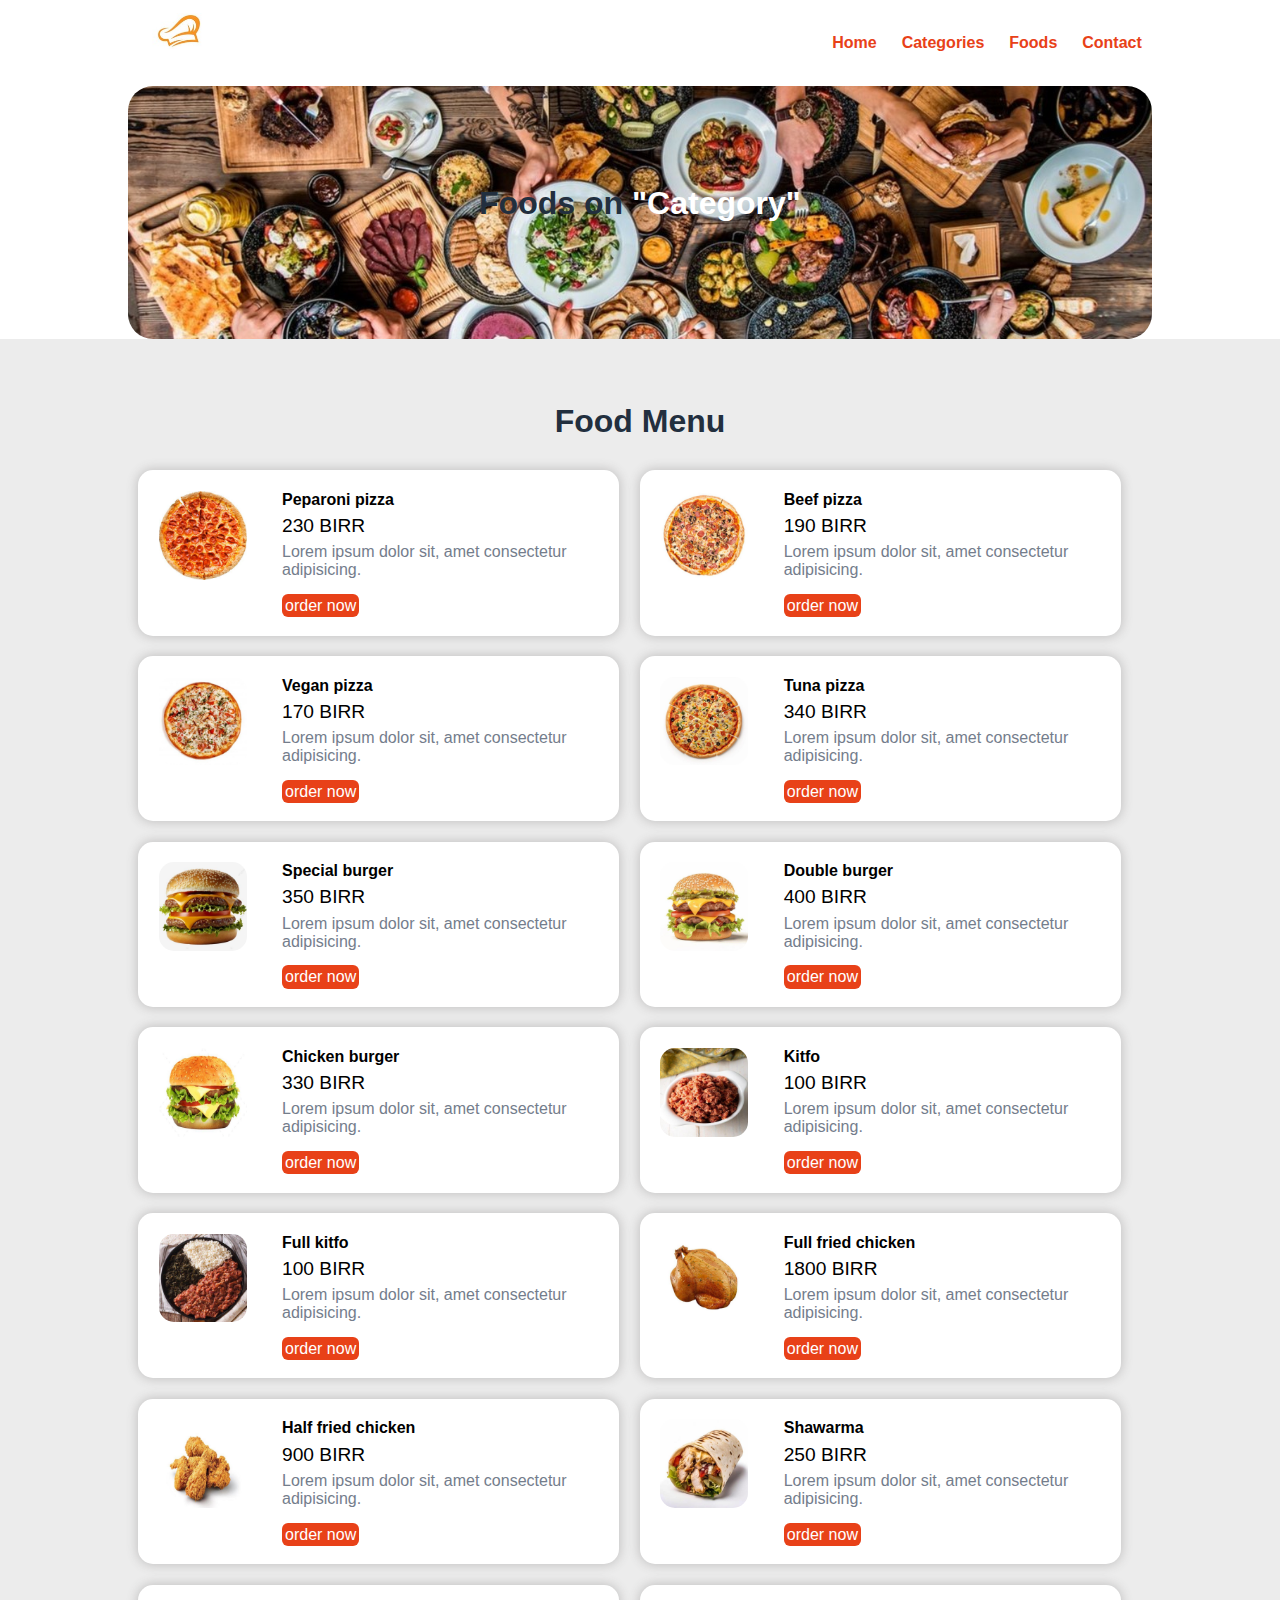
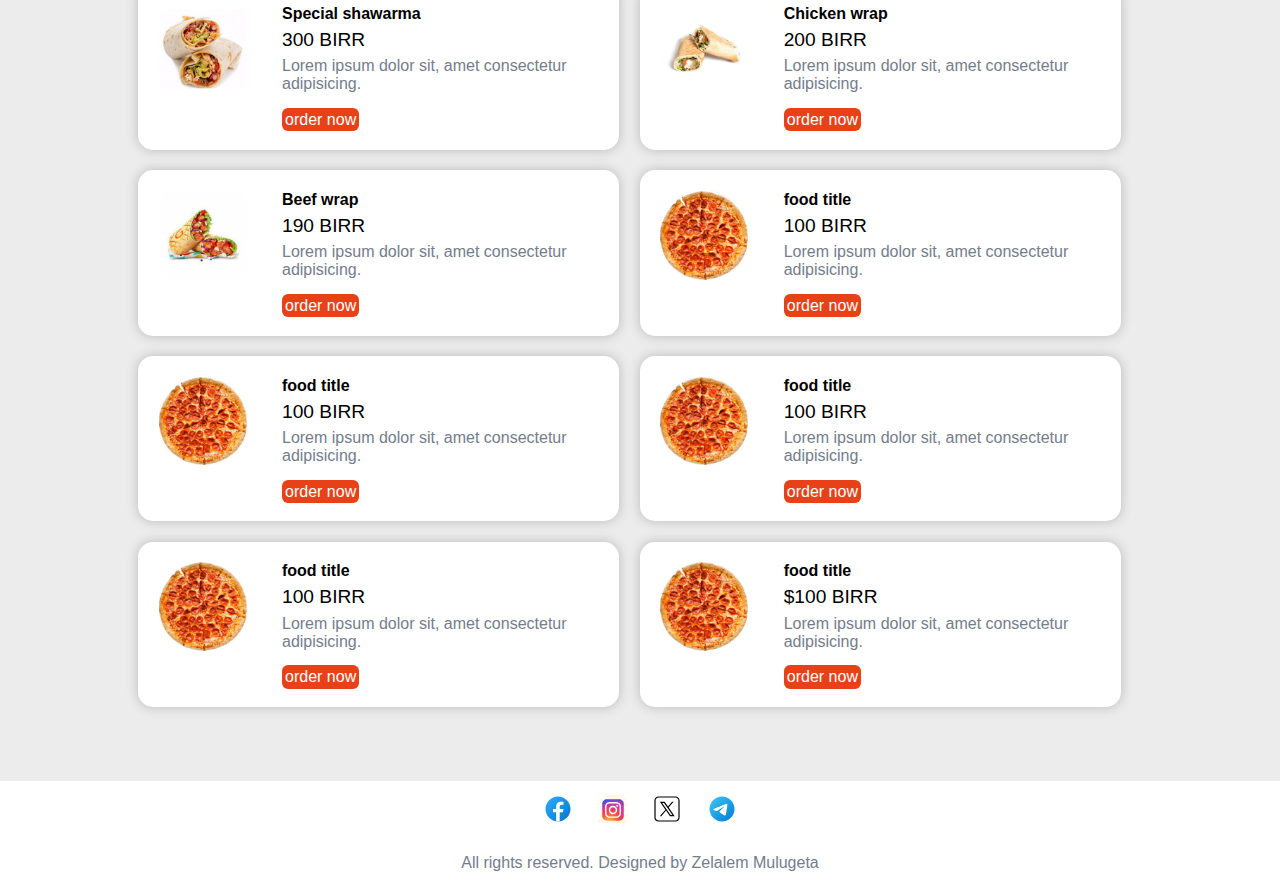
<file: category-foods.html>
<!DOCTYPE html>
<html lang="en">
<head>
    <meta charset="UTF-8">
    <!-- Important to make website responsive -->
    <meta name="viewport" content="width=device-width, initial-scale=1.0">
    <title>Restaurant Website</title>

    <!-- Link our CSS file -->
    <link rel="stylesheet" href="css/style.css">
</head>

<body>
    <!-- Navbar Section Starts Here -->
    <section class="navbar">
        <div class="container">
            <div class="logo">
                <a href="#" title="Logo">
                    <img src="images/logo-new.jpg" alt="Restaurant Logo" class="img-responsive">
                </a>
            </div>

            <div class="menu text-right">
                <ul>
                    <li>
                        <a href="index.html">Home</a>
                    </li>
                    <li>
                        <a href="categories.html">Categories</a>
                    </li>
                    <li>
                        <a href="foods.html">Foods</a>
                    </li>
                    <li>
                        <a href="#">Contact</a>
                    </li>
                </ul>
            </div>

            <div class="clearfix"></div>
        </div>
    </section>
    <!-- Navbar Section Ends Here -->

    <!-- fOOD sEARCH Section Starts Here -->
    <section class="food-search text-center">
        <div class="container">
            
            <h2>Foods on <a href="#" class="text-white">"Category"</a></h2>

        </div>
    </section>
    <!-- fOOD sEARCH Section Ends Here -->



    <!-- fOOD MEnu Section Starts Here -->
    <section class="food-menu">
        <div class="container">
            <h2 class="text-center">Food Menu</h2>

            <div class="food-menu-box">
              <div class="food-menu-img">
                <img src="/images/menupizza1.jpg" alt="peparoni pizza" class="img-responsive img-curve">
              </div>
    
              <div class="food-menu-description">
                <h4>Peparoni pizza</h4>
                <p class="food-price">230 BIRR</p>
                <p class="food-detail">Lorem ipsum dolor sit, amet consectetur adipisicing.</p>
                <br>
                
    
                <a href="#" class="btn btn-primary">order now</a>
              </div>
              <div class="clear-fix"></div>
            </div>
    
            <div class="food-menu-box">
              <div class="food-menu-img">
                <img src="/images/beef-pizza.jpg" alt="beef pizza" class="img-responsive img-curve">
              </div>
    
              <div class="food-menu-description">
                <h4>Beef pizza</h4>
                <p class="food-price">190 BIRR</p>
                <p class="food-detail">Lorem ipsum dolor sit, amet consectetur adipisicing.</p>
                <br>
                
    
                <a href="#" class="btn btn-primary">order now</a>
              </div>
              <div class="clear-fix"></div>
            </div>
    
            <div class="food-menu-box">
              <div class="food-menu-img">
                <img src="/images/Vegan-pizza.jpg" alt="Vegan pizza" class="img-responsive img-curve">
              </div>
    
              <div class="food-menu-description">
                <h4>Vegan pizza</h4>
                <p class="food-price">170 BIRR</p>
                <p class="food-detail">Lorem ipsum dolor sit, amet consectetur adipisicing.</p>
                <br>
                
    
                <a href="#" class="btn btn-primary">order now</a>
              </div>
              <div class="clear-fix"></div>
            </div>
    
            <div class="food-menu-box">
              <div class="food-menu-img">
                <img src="/images/tuna-pizza.jpg" alt="large pizza" class="img-responsive img-curve">
              </div>
    
              <div class="food-menu-description">
                <h4>Tuna pizza</h4>
                <p class="food-price">340 BIRR</p>
                <p class="food-detail">Lorem ipsum dolor sit, amet consectetur adipisicing.</p>
                <br>
                
    
                <a href="#" class="btn btn-primary">order now</a>
              </div>
              <div class="clear-fix"></div>
            </div>
    
    
            <div class="food-menu-box">
              <div class="food-menu-img">
                <img src="/images/special-burger.jpg" alt="special-burger" class="img-responsive img-curve">
              </div>
    
              <div class="food-menu-description">
                <h4>Special burger</h4>
                <p class="food-price">350 BIRR</p>
                <p class="food-detail">Lorem ipsum dolor sit, amet consectetur adipisicing.</p>
                <br>
                
    
                <a href="#" class="btn btn-primary">order now</a>
              </div>
              <div class="clear-fix"></div>
            </div>
    
            <div class="food-menu-box">
              <div class="food-menu-img">
                <img src="/images/double-burger.jpg" alt="double burger" class="img-responsive img-curve">
              </div>
    
              <div class="food-menu-description">
                <h4>Double burger</h4>
                <p class="food-price">400 BIRR</p>
                <p class="food-detail">Lorem ipsum dolor sit, amet consectetur adipisicing.</p>
                <br>
                
    
                <a href="#" class="btn btn-primary">order now</a>
              </div>
              <div class="clear-fix"></div>
            </div>
    
            <div class="food-menu-box">
              <div class="food-menu-img">
                <img src="/images/chicken-burger.jpg" alt="chicken burger" class="img-responsive img-curve">
              </div>
    
              <div class="food-menu-description">
                <h4>Chicken burger</h4>
                <p class="food-price">330 BIRR</p>
                <p class="food-detail">Lorem ipsum dolor sit, amet consectetur adipisicing.</p>
                <br>
                
    
                <a href="#" class="btn btn-primary">order now</a>
              </div>
              <div class="clear-fix"></div>
            </div>
    
            <div class="food-menu-box">
              <div class="food-menu-img">
                <img src="/images/kitfo.jpg" alt="kitfo" class="img-responsive img-curve">
              </div>
    
              <div class="food-menu-description">
                <h4>Kitfo</h4>
                <p class="food-price">100 BIRR</p>
                <p class="food-detail">Lorem ipsum dolor sit, amet consectetur adipisicing.</p>
                <br>
                
    
                <a href="#" class="btn btn-primary">order now</a>
              </div>
              <div class="clear-fix"></div>
            </div>
    
            <div class="food-menu-box">
              <div class="food-menu-img">
                <img src="/images/full-kitfo.jpg" alt="full-kitfo" class="img-responsive img-curve">
              </div>
    
              <div class="food-menu-description">
                <h4>Full kitfo</h4>
                <p class="food-price">100 BIRR</p>
                <p class="food-detail">Lorem ipsum dolor sit, amet consectetur adipisicing.</p>
                <br>
                
    
                <a href="#" class="btn btn-primary">order now</a>
              </div>
              <div class="clear-fix"></div>
            </div>
    
            <div class="food-menu-box">
              <div class="food-menu-img">
                <img src="/images/full-chicken.jpg" alt="full chicken" class="img-responsive img-curve">
              </div>
    
              <div class="food-menu-description">
                <h4>Full fried chicken</h4>
                <p class="food-price">1800 BIRR</p>
                <p class="food-detail">Lorem ipsum dolor sit, amet consectetur adipisicing.</p>
                <br>
                
    
                <a href="#" class="btn btn-primary">order now</a>
              </div>
              <div class="clear-fix"></div>
            </div>
    
            <div class="food-menu-box">
              <div class="food-menu-img">
                <img src="/images/half-fried-chocken.jpg" alt="half chicken" class="img-responsive img-curve">
              </div>
    
              <div class="food-menu-description">
                <h4>Half fried chicken</h4>
                <p class="food-price">900 BIRR</p>
                <p class="food-detail">Lorem ipsum dolor sit, amet consectetur adipisicing.</p>
                <br>
                
    
                <a href="#" class="btn btn-primary">order now</a>
              </div>
              <div class="clear-fix"></div>
            </div>
    
            <div class="food-menu-box">
              <div class="food-menu-img">
                <img src="/images/shawarma.jpg" alt="noraml shawarma" class="img-responsive img-curve">
              </div>
    
              <div class="food-menu-description">
                <h4>Shawarma</h4>
                <p class="food-price">250 BIRR</p>
                <p class="food-detail">Lorem ipsum dolor sit, amet consectetur adipisicing.</p>
                <br>
                
    
                <a href="#" class="btn btn-primary">order now</a>
              </div>
              <div class="clear-fix"></div>
            </div>
    
            <div class="food-menu-box">
              <div class="food-menu-img">
                <img src="/images/special-shawarma.jpg" alt="special shawarma" class="img-responsive img-curve">
              </div>
    
              <div class="food-menu-description">
                <h4>Special shawarma</h4>
                <p class="food-price">300 BIRR</p>
                <p class="food-detail">Lorem ipsum dolor sit, amet consectetur adipisicing.</p>
                <br>
                
    
                <a href="#" class="btn btn-primary">order now</a>
              </div>
              <div class="clear-fix"></div>
            </div>
    
            <div class="food-menu-box">
              <div class="food-menu-img">
                <img src="/images/chicken-wrap.jpg" alt="shicken wrap" class="img-responsive img-curve">
              </div>
    
              <div class="food-menu-description">
                <h4>Chicken wrap</h4>
                <p class="food-price">200 BIRR</p>
                <p class="food-detail">Lorem ipsum dolor sit, amet consectetur adipisicing.</p>
                <br>
                
    
                <a href="#" class="btn btn-primary">order now</a>
              </div>
              <div class="clear-fix"></div>
            </div>
    
            <div class="food-menu-box">
              <div class="food-menu-img">
                <img src="/images/beef-wrap.jpg" alt="peparoni pizza" class="img-responsive img-curve">
              </div>
    
              <div class="food-menu-description">
                <h4>Beef wrap</h4>
                <p class="food-price">190 BIRR</p>
                <p class="food-detail">Lorem ipsum dolor sit, amet consectetur adipisicing.</p>
                <br>
                
    
                <a href="#" class="btn btn-primary">order now</a>
              </div>
              <div class="clear-fix"></div>
            </div>
    
            <div class="food-menu-box">
              <div class="food-menu-img">
                <img src="/images/menupizza1.jpg" alt="peparoni pizza" class="img-responsive img-curve">
              </div>
    
              <div class="food-menu-description">
                <h4>food title</h4>
                <p class="food-price">100 BIRR</p>
                <p class="food-detail">Lorem ipsum dolor sit, amet consectetur adipisicing.</p>
                <br>
                
    
                <a href="#" class="btn btn-primary">order now</a>
              </div>
              <div class="clear-fix"></div>
            </div>
    
            <div class="food-menu-box">
              <div class="food-menu-img">
                <img src="/images/menupizza1.jpg" alt="peparoni pizza" class="img-responsive img-curve">
              </div>
    
              <div class="food-menu-description">
                <h4>food title</h4>
                <p class="food-price">100 BIRR</p>
                <p class="food-detail">Lorem ipsum dolor sit, amet consectetur adipisicing.</p>
                <br>
                
    
                <a href="#" class="btn btn-primary">order now</a>
              </div>
              <div class="clear-fix"></div>
            </div>
    
            <div class="food-menu-box">
              <div class="food-menu-img">
                <img src="/images/menupizza1.jpg" alt="peparoni pizza" class="img-responsive img-curve">
              </div>
    
              <div class="food-menu-description">
                <h4>food title</h4>
                <p class="food-price">100 BIRR</p>
                <p class="food-detail">Lorem ipsum dolor sit, amet consectetur adipisicing.</p>
                <br>
                
    
                <a href="#" class="btn btn-primary">order now</a>
              </div>
              <div class="clear-fix"></div>
            </div>
    
            <div class="food-menu-box">
              <div class="food-menu-img">
                <img src="/images/menupizza1.jpg" alt="peparoni pizza" class="img-responsive img-curve">
              </div>
    
              <div class="food-menu-description">
                <h4>food title</h4>
                <p class="food-price">100 BIRR</p>
                <p class="food-detail">Lorem ipsum dolor sit, amet consectetur adipisicing.</p>
                <br>
                
    
                <a href="#" class="btn btn-primary">order now</a>
              </div>
              <div class="clear-fix"></div>
            </div>
    
            <div class="food-menu-box">
              <div class="food-menu-img">
                <img src="/images/menupizza1.jpg" alt="peparoni pizza" class="img-responsive img-curve">
              </div>
    
              <div class="food-menu-description">
                <h4>food title</h4>
                <p class="food-price">$100 BIRR</p>
                <p class="food-detail">Lorem ipsum dolor sit, amet consectetur adipisicing.</p>
                <br>
                
    
                <a href="#" class="btn btn-primary">order now</a>
              </div>
              <div class="clear-fix"></div>
            </div>
    
            <div class="clear-fix"></div>
          </div>
    
          
          
        </section>
    <!-- fOOD Menu Section Ends Here -->

    <!--socials section starts here-->
    <section class="socials">
        <div class="container text-center">
          <ul>
            <li>
              <a href="https://www.facebook.com/" target="_blank" ><svg class="social-picture" xmlns="http://www.w3.org/2000/svg" x="0px" y="0px" width="100" height="100" viewBox="0 0 48 48">
                <linearGradient id="Ld6sqrtcxMyckEl6xeDdMa_uLWV5A9vXIPu_gr1" x1="9.993" x2="40.615" y1="9.993" y2="40.615" gradientUnits="userSpaceOnUse"><stop offset="0" stop-color="#2aa4f4"></stop><stop offset="1" stop-color="#007ad9"></stop></linearGradient><path fill="url(#Ld6sqrtcxMyckEl6xeDdMa_uLWV5A9vXIPu_gr1)" d="M24,4C12.954,4,4,12.954,4,24s8.954,20,20,20s20-8.954,20-20S35.046,4,24,4z"></path><path fill="#fff" d="M26.707,29.301h5.176l0.813-5.258h-5.989v-2.874c0-2.184,0.714-4.121,2.757-4.121h3.283V12.46 c-0.577-0.078-1.797-0.248-4.102-0.248c-4.814,0-7.636,2.542-7.636,8.334v3.498H16.06v5.258h4.948v14.452 C21.988,43.9,22.981,44,24,44c0.921,0,1.82-0.084,2.707-0.204V29.301z"></path>
                </svg></a>
            </li>
            <li>
              <a href="https://www.instagram.com/" target="_blank"><svg class="social-picture" xmlns="http://www.w3.org/2000/svg" x="0px" y="0px" width="100" height="100" viewBox="0 0 64 64">
                <radialGradient id="TGwjmZMm2W~B4yrgup6jda_119026_gr1" cx="32" cy="32.5" r="31.259" gradientTransform="matrix(1 0 0 -1 0 64)" gradientUnits="userSpaceOnUse"><stop offset="0" stop-color="#efdcb1"></stop><stop offset="0" stop-color="#f2e0bb"></stop><stop offset=".011" stop-color="#f2e0bc"></stop><stop offset=".362" stop-color="#f9edd2"></stop><stop offset=".699" stop-color="#fef4df"></stop><stop offset="1" stop-color="#fff7e4"></stop></radialGradient><path fill="url(#TGwjmZMm2W~B4yrgup6jda_119026_gr1)" d="M58,54c-1.1,0-2-0.9-2-2s0.9-2,2-2h2.5c1.9,0,3.5-1.6,3.5-3.5S62.4,43,60.5,43H50c-1.4,0-2.5-1.1-2.5-2.5	S48.6,38,50,38h8c1.7,0,3-1.3,3-3s-1.3-3-3-3H42v-6h18c2.3,0,4.2-2,4-4.4c-0.2-2.1-2.1-3.6-4.2-3.6H58c-1.1,0-2-0.9-2-2s0.9-2,2-2	h0.4c1.3,0,2.5-0.9,2.6-2.2c0.2-1.5-1-2.8-2.5-2.8h-14C43.7,9,43,8.3,43,7.5S43.7,6,44.5,6h3.9c1.3,0,2.5-0.9,2.6-2.2	C51.1,2.3,50,1,48.5,1H15.6c-1.3,0-2.5,0.9-2.6,2.2C12.9,4.7,14,6,15.5,6H19c1.1,0,2,0.9,2,2s-0.9,2-2,2H6.2c-2.1,0-4,1.5-4.2,3.6	C1.8,16,3.7,18,6,18h2.5c1.9,0,3.5,1.6,3.5,3.5S10.4,25,8.5,25H5.2c-2.1,0-4,1.5-4.2,3.6C0.8,31,2.7,33,5,33h17v11H6	c-1.7,0-3,1.3-3,3s1.3,3,3,3l0,0c1.1,0,2,0.9,2,2s-0.9,2-2,2H4.2c-2.1,0-4,1.5-4.2,3.6C-0.2,60,1.7,62,4,62h53.8	c2.1,0,4-1.5,4.2-3.6C62.2,56,60.3,54,58,54z"></path><radialGradient id="TGwjmZMm2W~B4yrgup6jdb_119026_gr2" cx="18.51" cy="66.293" r="69.648" gradientTransform="matrix(.6435 -.7654 .5056 .4251 -26.92 52.282)" gradientUnits="userSpaceOnUse"><stop offset=".073" stop-color="#eacc7b"></stop><stop offset=".184" stop-color="#ecaa59"></stop><stop offset=".307" stop-color="#ef802e"></stop><stop offset=".358" stop-color="#ef6d3a"></stop><stop offset=".46" stop-color="#f04b50"></stop><stop offset=".516" stop-color="#f03e58"></stop><stop offset=".689" stop-color="#db359e"></stop><stop offset=".724" stop-color="#ce37a4"></stop><stop offset=".789" stop-color="#ac3cb4"></stop><stop offset=".877" stop-color="#7544cf"></stop><stop offset=".98" stop-color="#2b4ff2"></stop></radialGradient><path fill="url(#TGwjmZMm2W~B4yrgup6jdb_119026_gr2)" d="M45,57H19c-5.5,0-10-4.5-10-10V21c0-5.5,4.5-10,10-10h26c5.5,0,10,4.5,10,10v26C55,52.5,50.5,57,45,57z"></path><path fill="#fff" d="M32,20c4.6,0,5.1,0,6.9,0.1c1.7,0.1,2.6,0.4,3.2,0.6c0.8,0.3,1.4,0.7,2,1.3c0.6,0.6,1,1.2,1.3,2 c0.2,0.6,0.5,1.5,0.6,3.2C46,28.9,46,29.4,46,34s0,5.1-0.1,6.9c-0.1,1.7-0.4,2.6-0.6,3.2c-0.3,0.8-0.7,1.4-1.3,2 c-0.6,0.6-1.2,1-2,1.3c-0.6,0.2-1.5,0.5-3.2,0.6C37.1,48,36.6,48,32,48s-5.1,0-6.9-0.1c-1.7-0.1-2.6-0.4-3.2-0.6 c-0.8-0.3-1.4-0.7-2-1.3c-0.6-0.6-1-1.2-1.3-2c-0.2-0.6-0.5-1.5-0.6-3.2C18,39.1,18,38.6,18,34s0-5.1,0.1-6.9 c0.1-1.7,0.4-2.6,0.6-3.2c0.3-0.8,0.7-1.4,1.3-2c0.6-0.6,1.2-1,2-1.3c0.6-0.2,1.5-0.5,3.2-0.6C26.9,20,27.4,20,32,20 M32,17 c-4.6,0-5.2,0-7,0.1c-1.8,0.1-3,0.4-4.1,0.8c-1.1,0.4-2.1,1-3,2s-1.5,1.9-2,3c-0.4,1.1-0.7,2.3-0.8,4.1C15,28.8,15,29.4,15,34 s0,5.2,0.1,7c0.1,1.8,0.4,3,0.8,4.1c0.4,1.1,1,2.1,2,3c0.9,0.9,1.9,1.5,3,2c1.1,0.4,2.3,0.7,4.1,0.8c1.8,0.1,2.4,0.1,7,0.1 s5.2,0,7-0.1c1.8-0.1,3-0.4,4.1-0.8c1.1-0.4,2.1-1,3-2c0.9-0.9,1.5-1.9,2-3c0.4-1.1,0.7-2.3,0.8-4.1c0.1-1.8,0.1-2.4,0.1-7 s0-5.2-0.1-7c-0.1-1.8-0.4-3-0.8-4.1c-0.4-1.1-1-2.1-2-3s-1.9-1.5-3-2c-1.1-0.4-2.3-0.7-4.1-0.8C37.2,17,36.6,17,32,17L32,17z"></path><path fill="#fff" d="M32,25c-5,0-9,4-9,9s4,9,9,9s9-4,9-9S37,25,32,25z M32,40c-3.3,0-6-2.7-6-6s2.7-6,6-6s6,2.7,6,6S35.3,40,32,40 z"></path><circle cx="41" cy="25" r="2" fill="#fff"></circle>
                </svg></a>
            </li>
            <li>
              <a href="https://twitter.com/" target="_blank"><svg class="social-picture" xmlns="http://www.w3.org/2000/svg" x="0px" y="0px" width="100" height="100" viewBox="0 0 50 50">
                <path d="M 11 4 C 7.1456661 4 4 7.1456661 4 11 L 4 39 C 4 42.854334 7.1456661 46 11 46 L 39 46 C 42.854334 46 46 42.854334 46 39 L 46 11 C 46 7.1456661 42.854334 4 39 4 L 11 4 z M 11 6 L 39 6 C 41.773666 6 44 8.2263339 44 11 L 44 39 C 44 41.773666 41.773666 44 39 44 L 11 44 C 8.2263339 44 6 41.773666 6 39 L 6 11 C 6 8.2263339 8.2263339 6 11 6 z M 13.085938 13 L 22.308594 26.103516 L 13 37 L 15.5 37 L 23.4375 27.707031 L 29.976562 37 L 37.914062 37 L 27.789062 22.613281 L 36 13 L 33.5 13 L 26.660156 21.009766 L 21.023438 13 L 13.085938 13 z M 16.914062 15 L 19.978516 15 L 34.085938 35 L 31.021484 35 L 16.914062 15 z"></path>
                </svg></a>
            </li>
            <li>
              <a href="https://telegram.org/" target="_blank"><svg class="social-picture"  xmlns="http://www.w3.org/2000/svg" x="0px" y="0px" width="100" height="100" viewBox="0 0 48 48">
                <linearGradient id="BiF7D16UlC0RZ_VqXJHnXa_oWiuH0jFiU0R_gr1" x1="9.858" x2="38.142" y1="9.858" y2="38.142" gradientUnits="userSpaceOnUse"><stop offset="0" stop-color="#33bef0"></stop><stop offset="1" stop-color="#0a85d9"></stop></linearGradient><path fill="url(#BiF7D16UlC0RZ_VqXJHnXa_oWiuH0jFiU0R_gr1)" d="M44,24c0,11.045-8.955,20-20,20S4,35.045,4,24S12.955,4,24,4S44,12.955,44,24z"></path><path d="M10.119,23.466c8.155-3.695,17.733-7.704,19.208-8.284c3.252-1.279,4.67,0.028,4.448,2.113	c-0.273,2.555-1.567,9.99-2.363,15.317c-0.466,3.117-2.154,4.072-4.059,2.863c-1.445-0.917-6.413-4.17-7.72-5.282	c-0.891-0.758-1.512-1.608-0.88-2.474c0.185-0.253,0.658-0.763,0.921-1.017c1.319-1.278,1.141-1.553-0.454-0.412	c-0.19,0.136-1.292,0.935-1.745,1.237c-1.11,0.74-2.131,0.78-3.862,0.192c-1.416-0.481-2.776-0.852-3.634-1.223	C8.794,25.983,8.34,24.272,10.119,23.466z" opacity=".05"></path><path d="M10.836,23.591c7.572-3.385,16.884-7.264,18.246-7.813c3.264-1.318,4.465-0.536,4.114,2.011	c-0.326,2.358-1.483,9.654-2.294,14.545c-0.478,2.879-1.874,3.513-3.692,2.337c-1.139-0.734-5.723-3.754-6.835-4.633	c-0.86-0.679-1.751-1.463-0.71-2.598c0.348-0.379,2.27-2.234,3.707-3.614c0.833-0.801,0.536-1.196-0.469-0.508	c-1.843,1.263-4.858,3.262-5.396,3.625c-1.025,0.69-1.988,0.856-3.664,0.329c-1.321-0.416-2.597-0.819-3.262-1.078	C9.095,25.618,9.075,24.378,10.836,23.591z" opacity=".07"></path><path fill="#fff" d="M11.553,23.717c6.99-3.075,16.035-6.824,17.284-7.343c3.275-1.358,4.28-1.098,3.779,1.91	c-0.36,2.162-1.398,9.319-2.226,13.774c-0.491,2.642-1.593,2.955-3.325,1.812c-0.833-0.55-5.038-3.331-5.951-3.984	c-0.833-0.595-1.982-1.311-0.541-2.721c0.513-0.502,3.874-3.712,6.493-6.21c0.343-0.328-0.088-0.867-0.484-0.604	c-3.53,2.341-8.424,5.59-9.047,6.013c-0.941,0.639-1.845,0.932-3.467,0.466c-1.226-0.352-2.423-0.772-2.889-0.932	C9.384,25.282,9.81,24.484,11.553,23.717z"></path>
                </svg></a>
            </li>
          </ul>
        </div>
      </section>
    <!--socials section ends here-->
  
  
  
  
  
    <!--footer section starts here-->
      <section class="footer">
        <div class="container text-center food-detail">
          <p>All rights reserved. Designed by Zelalem Mulugeta</p>
        </div>  
     </section>
    <!--footer section ends here-->  
  
  
  
  </body>
  </html>
</file>
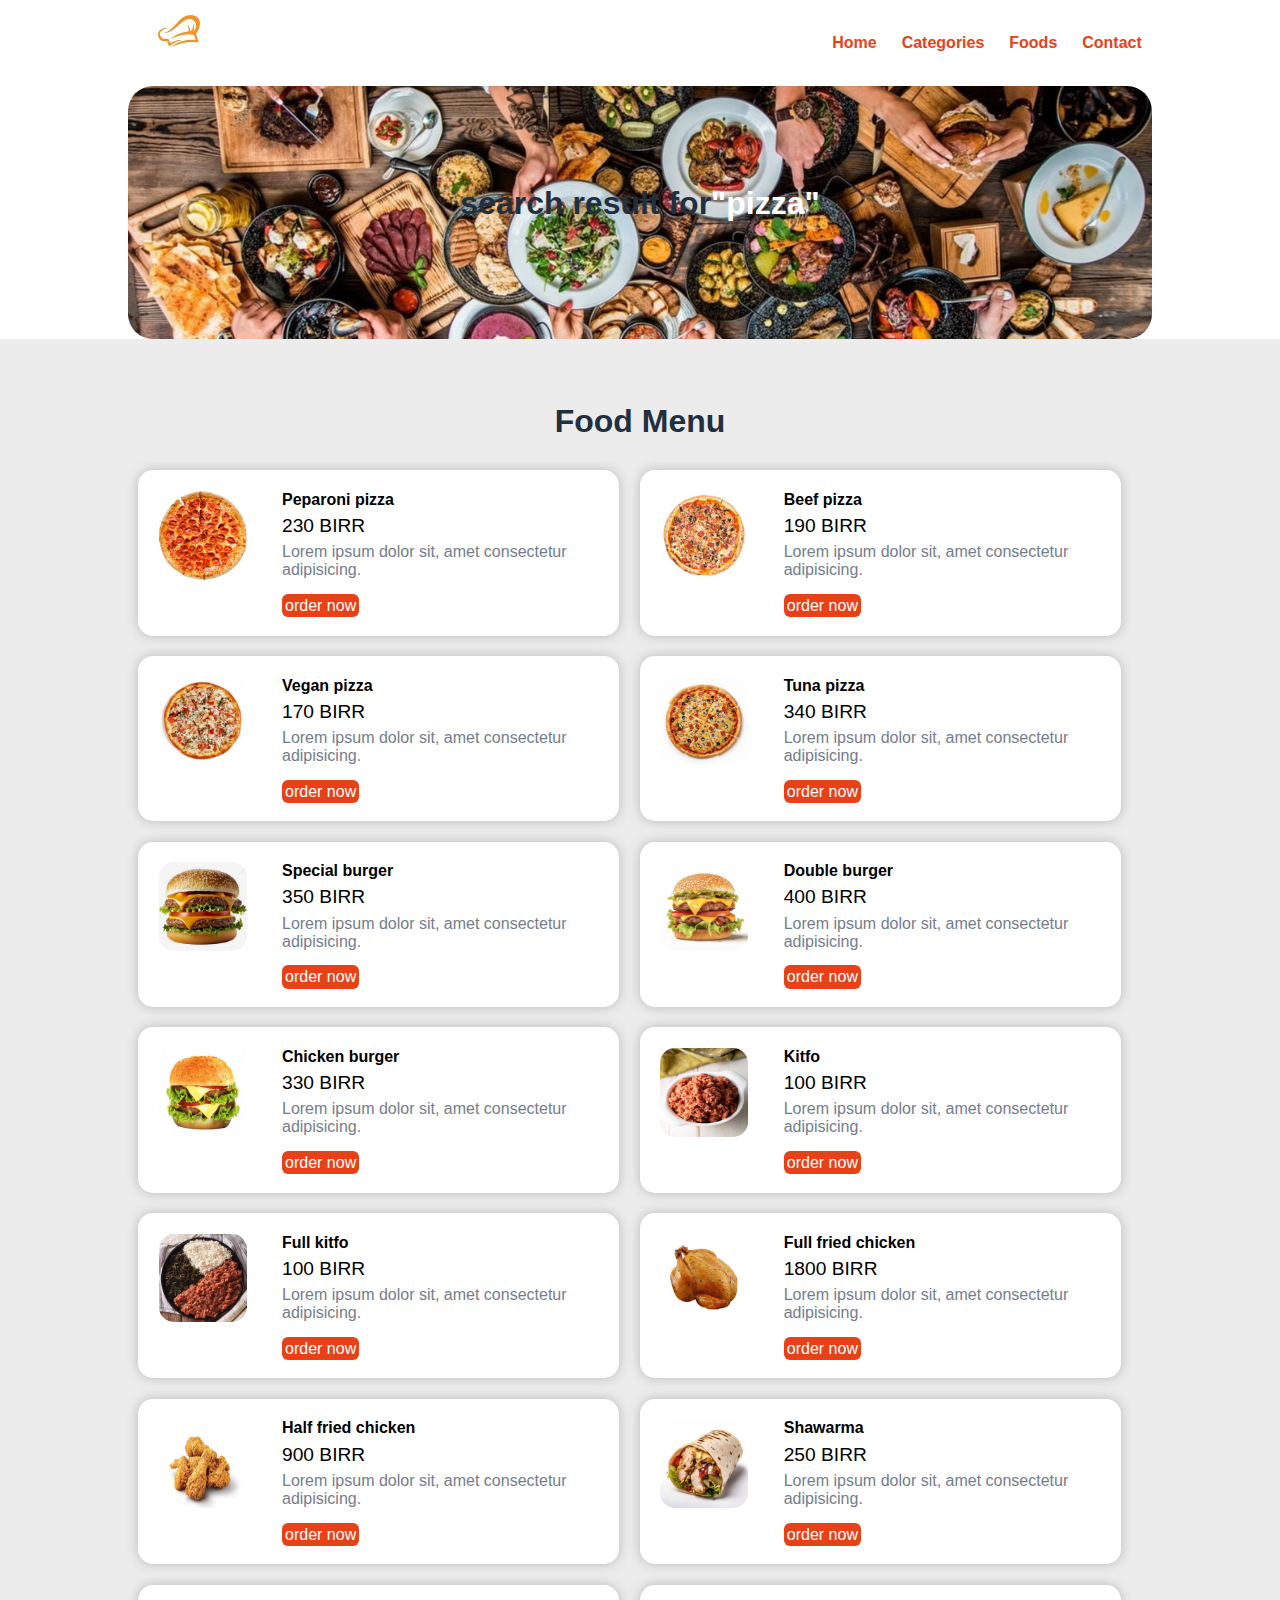
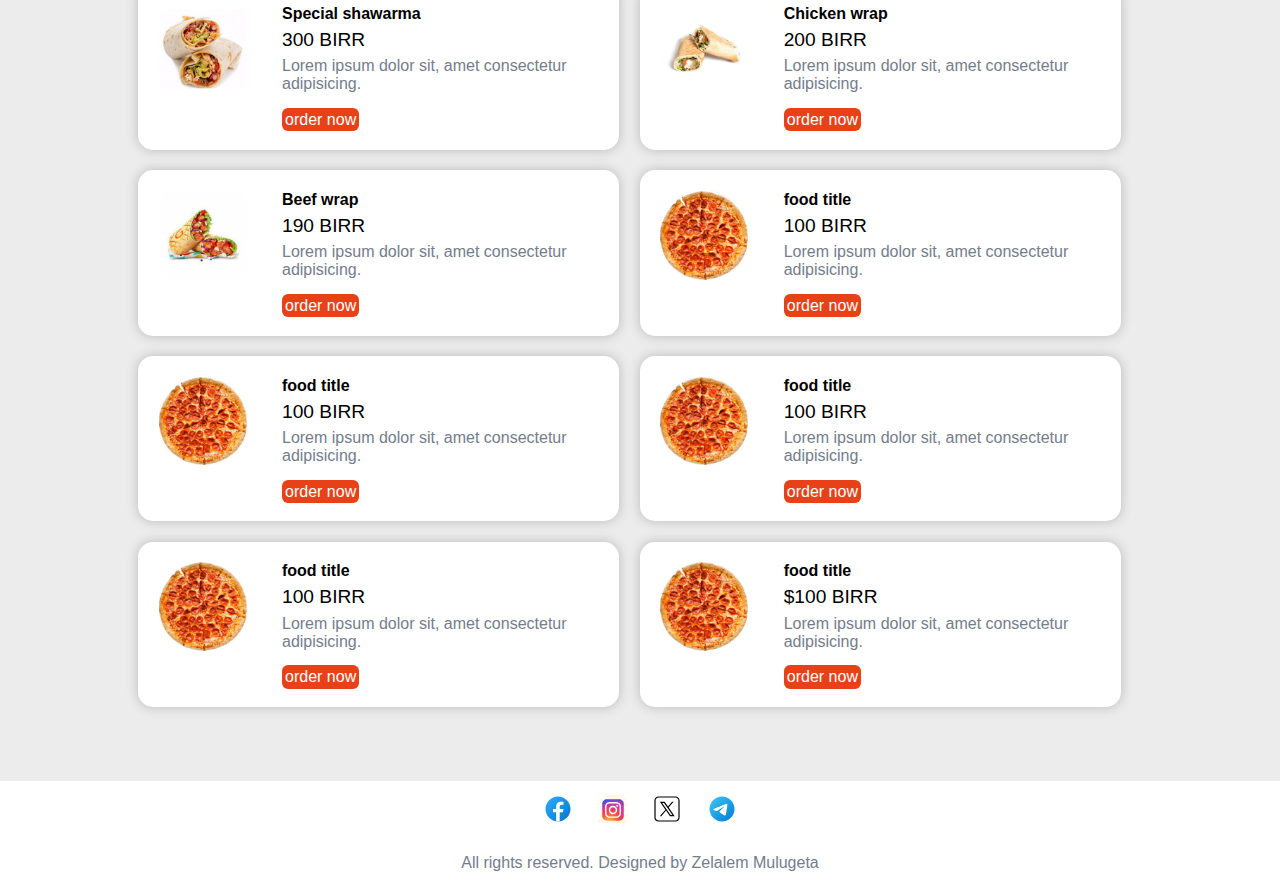
<file: food-search.html>
<!DOCTYPE html>
<html lang="en">
<head>
    <meta charset="UTF-8">
    <!-- Important to make website responsive -->
    <meta name="viewport" content="width=device-width, initial-scale=1.0">
    <title>Restaurant Website</title>

    <!-- Link our CSS file -->
    <link rel="stylesheet" href="css/style.css">
</head>

<body>
    <!-- Navbar Section Starts Here -->
    <section class="navbar">
        <div class="container">
            <div class="logo">
                <a href="#" title="Logo">
                    <img src="images/logo-new.jpg" alt="Restaurant Logo" class="img-responsive">
                </a>
            </div>

            <div class="menu text-right">
                <ul>
                    <li>
                        <a href="index.html">Home</a>
                    </li>
                    <li>
                        <a href="categories.html">Categories</a>
                    </li>
                    <li>
                        <a href="foods.html">Foods</a>
                    </li>
                    <li>
                        <a href="contact.html">Contact</a>
                    </li>
                </ul>
            </div>

            <div class="clearfix"></div>
        </div>
    </section>
    <!-- Navbar Section Ends Here -->

    <!-- fOOD sEARCH Section Starts Here -->
    <section class="food-search text-center">
        <div class="container">
            
            <h2>search result for<a href="#" class="text-white">"pizza"</a></h2>

        </div>
    </section>
    <!-- fOOD sEARCH Section Ends Here -->



    <!-- fOOD MEnu Section Starts Here -->
    <section class="food-menu">
        <div class="container">
            <h2 class="text-center">Food Menu</h2>

            <div class="food-menu-box">
              <div class="food-menu-img">
                <img src="/images/menupizza1.jpg" alt="peparoni pizza" class="img-responsive img-curve">
              </div>
    
              <div class="food-menu-description">
                <h4>Peparoni pizza</h4>
                <p class="food-price">230 BIRR</p>
                <p class="food-detail">Lorem ipsum dolor sit, amet consectetur adipisicing.</p>
                <br>
                
    
                <a href="#" class="btn btn-primary">order now</a>
              </div>
              <div class="clear-fix"></div>
            </div>
    
            <div class="food-menu-box">
              <div class="food-menu-img">
                <img src="/images/beef-pizza.jpg" alt="beef pizza" class="img-responsive img-curve">
              </div>
    
              <div class="food-menu-description">
                <h4>Beef pizza</h4>
                <p class="food-price">190 BIRR</p>
                <p class="food-detail">Lorem ipsum dolor sit, amet consectetur adipisicing.</p>
                <br>
                
    
                <a href="#" class="btn btn-primary">order now</a>
              </div>
              <div class="clear-fix"></div>
            </div>
    
            <div class="food-menu-box">
              <div class="food-menu-img">
                <img src="images/Vegan-pizza.jpg" alt="Vegan pizza" class="img-responsive img-curve">
              </div>
    
              <div class="food-menu-description">
                <h4>Vegan pizza</h4>
                <p class="food-price">170 BIRR</p>
                <p class="food-detail">Lorem ipsum dolor sit, amet consectetur adipisicing.</p>
                <br>
                
    
                <a href="#" class="btn btn-primary">order now</a>
              </div>
              <div class="clear-fix"></div>
            </div>
    
            <div class="food-menu-box">
              <div class="food-menu-img">
                <img src="images/tuna-pizza.jpg" alt="large pizza" class="img-responsive img-curve">
              </div>
    
              <div class="food-menu-description">
                <h4>Tuna pizza</h4>
                <p class="food-price">340 BIRR</p>
                <p class="food-detail">Lorem ipsum dolor sit, amet consectetur adipisicing.</p>
                <br>
                
    
                <a href="#" class="btn btn-primary">order now</a>
              </div>
              <div class="clear-fix"></div>
            </div>
    
    
            <div class="food-menu-box">
              <div class="food-menu-img">
                <img src="images/special-burger.jpg" alt="special-burger" class="img-responsive img-curve">
              </div>
    
              <div class="food-menu-description">
                <h4>Special burger</h4>
                <p class="food-price">350 BIRR</p>
                <p class="food-detail">Lorem ipsum dolor sit, amet consectetur adipisicing.</p>
                <br>
                
    
                <a href="#" class="btn btn-primary">order now</a>
              </div>
              <div class="clear-fix"></div>
            </div>
    
            <div class="food-menu-box">
              <div class="food-menu-img">
                <img src="images/double-burger.jpg" alt="double burger" class="img-responsive img-curve">
              </div>
    
              <div class="food-menu-description">
                <h4>Double burger</h4>
                <p class="food-price">400 BIRR</p>
                <p class="food-detail">Lorem ipsum dolor sit, amet consectetur adipisicing.</p>
                <br>
                
    
                <a href="#" class="btn btn-primary">order now</a>  
              </div>
              <div class="clear-fix"></div>
            </div>
    
            <div class="food-menu-box">
              <div class="food-menu-img">
                <img src="images/chicken-burger.jpg" alt="chicken burger" class="img-responsive img-curve">
              </div>
    
              <div class="food-menu-description">
                <h4>Chicken burger</h4>
                <p class="food-price">330 BIRR</p>
                <p class="food-detail">Lorem ipsum dolor sit, amet consectetur adipisicing.</p>
                <br>
                
    
                <a href="#" class="btn btn-primary">order now</a>
              </div>
              <div class="clear-fix"></div>
            </div>
    
            <div class="food-menu-box">
              <div class="food-menu-img">
                <img src="images/kitfo.jpg" alt="kitfo" class="img-responsive img-curve">
              </div>
    
              <div class="food-menu-description">
                <h4>Kitfo</h4>
                <p class="food-price">100 BIRR</p>
                <p class="food-detail">Lorem ipsum dolor sit, amet consectetur adipisicing.</p>
                <br>
                
    
                <a href="#" class="btn btn-primary">order now</a>
              </div>
              <div class="clear-fix"></div>
            </div>
    
            <div class="food-menu-box">
              <div class="food-menu-img">
                <img src="images/full-kitfo.jpg" alt="full-kitfo" class="img-responsive img-curve">
              </div>
    
              <div class="food-menu-description">
                <h4>Full kitfo</h4>
                <p class="food-price">100 BIRR</p>
                <p class="food-detail">Lorem ipsum dolor sit, amet consectetur adipisicing.</p>
                <br>
                
    
                <a href="#" class="btn btn-primary">order now</a>
              </div>
              <div class="clear-fix"></div>
            </div>
    
            <div class="food-menu-box">
              <div class="food-menu-img">
                <img src="images/full-chicken.jpg" alt="full chicken" class="img-responsive img-curve">
              </div>
    
              <div class="food-menu-description">
                <h4>Full fried chicken</h4>
                <p class="food-price">1800 BIRR</p>
                <p class="food-detail">Lorem ipsum dolor sit, amet consectetur adipisicing.</p>
                <br>
                
    
                <a href="#" class="btn btn-primary">order now</a>
              </div>
              <div class="clear-fix"></div>
            </div>
    
            <div class="food-menu-box">
              <div class="food-menu-img">
                <img src="images/half-fried-chocken.jpg" alt="half chicken" class="img-responsive img-curve">
              </div>
    
              <div class="food-menu-description">
                <h4>Half fried chicken</h4>
                <p class="food-price">900 BIRR</p>
                <p class="food-detail">Lorem ipsum dolor sit, amet consectetur adipisicing.</p>
                <br>
                
    
                <a href="#" class="btn btn-primary">order now</a>
              </div>
              <div class="clear-fix"></div>
            </div>
    
            <div class="food-menu-box">
              <div class="food-menu-img">
                <img src="images/shawarma.jpg" alt="noraml shawarma" class="img-responsive img-curve">
              </div>
    
              <div class="food-menu-description">
                <h4>Shawarma</h4>
                <p class="food-price">250 BIRR</p>
                <p class="food-detail">Lorem ipsum dolor sit, amet consectetur adipisicing.</p>
                <br>
                
    
                <a href="#" class="btn btn-primary">order now</a>
              </div>
              <div class="clear-fix"></div>
            </div>
    
            <div class="food-menu-box">
              <div class="food-menu-img">
                <img src="images/special-shawarma.jpg" alt="special shawarma" class="img-responsive img-curve">
              </div>
    
              <div class="food-menu-description">
                <h4>Special shawarma</h4>
                <p class="food-price">300 BIRR</p>
                <p class="food-detail">Lorem ipsum dolor sit, amet consectetur adipisicing.</p>
                <br>
                
    
                <a href="#" class="btn btn-primary">order now</a>
              </div>
              <div class="clear-fix"></div>
            </div>
    
            <div class="food-menu-box">
              <div class="food-menu-img">
                <img src="/images/chicken-wrap.jpg" alt="shicken wrap" class="img-responsive img-curve">
              </div>
    
              <div class="food-menu-description">
                <h4>Chicken wrap</h4>
                <p class="food-price">200 BIRR</p>
                <p class="food-detail">Lorem ipsum dolor sit, amet consectetur adipisicing.</p>
                <br>
                
    
                <a href="#" class="btn btn-primary">order now</a>
              </div>
              <div class="clear-fix"></div>
            </div>
    
            <div class="food-menu-box">
              <div class="food-menu-img">
                <img src="/images/beef-wrap.jpg" alt="peparoni pizza" class="img-responsive img-curve">
              </div>
    
              <div class="food-menu-description">
                <h4>Beef wrap</h4>
                <p class="food-price">190 BIRR</p>
                <p class="food-detail">Lorem ipsum dolor sit, amet consectetur adipisicing.</p>
                <br>
                
    
                <a href="#" class="btn btn-primary">order now</a>
              </div>
              <div class="clear-fix"></div>
            </div>
    
            <div class="food-menu-box">
              <div class="food-menu-img">
                <img src="/images/menupizza1.jpg" alt="peparoni pizza" class="img-responsive img-curve">
              </div>
    
              <div class="food-menu-description">
                <h4>food title</h4>
                <p class="food-price">100 BIRR</p>
                <p class="food-detail">Lorem ipsum dolor sit, amet consectetur adipisicing.</p>
                <br>
                
    
                <a href="#" class="btn btn-primary">order now</a>
              </div>
              <div class="clear-fix"></div>
            </div>
    
            <div class="food-menu-box">
              <div class="food-menu-img">
                <img src="/images/menupizza1.jpg" alt="peparoni pizza" class="img-responsive img-curve">
              </div>
    
              <div class="food-menu-description">
                <h4>food title</h4>
                <p class="food-price">100 BIRR</p>
                <p class="food-detail">Lorem ipsum dolor sit, amet consectetur adipisicing.</p>
                <br>
                
    
                <a href="#" class="btn btn-primary">order now</a>
              </div>
              <div class="clear-fix"></div>
            </div>
    
            <div class="food-menu-box">
              <div class="food-menu-img">
                <img src="/images/menupizza1.jpg" alt="peparoni pizza" class="img-responsive img-curve">
              </div>
    
              <div class="food-menu-description">
                <h4>food title</h4>
                <p class="food-price">100 BIRR</p>
                <p class="food-detail">Lorem ipsum dolor sit, amet consectetur adipisicing.</p>
                <br>
                
    
                <a href="#" class="btn btn-primary">order now</a>
              </div>
              <div class="clear-fix"></div>
            </div>
    
            <div class="food-menu-box">
              <div class="food-menu-img">
                <img src="/images/menupizza1.jpg" alt="peparoni pizza" class="img-responsive img-curve">
              </div>
    
              <div class="food-menu-description">
                <h4>food title</h4>
                <p class="food-price">100 BIRR</p>
                <p class="food-detail">Lorem ipsum dolor sit, amet consectetur adipisicing.</p>
                <br>
                
    
                <a href="#" class="btn btn-primary">order now</a>
              </div>
              <div class="clear-fix"></div>
            </div>
    
            <div class="food-menu-box">
              <div class="food-menu-img">
                <img src="/images/menupizza1.jpg" alt="peparoni pizza" class="img-responsive img-curve">
              </div>
    
              <div class="food-menu-description">
                <h4>food title</h4>
                <p class="food-price">$100 BIRR</p>
                <p class="food-detail">Lorem ipsum dolor sit, amet consectetur adipisicing.</p>
                <br>
                
    
                <a href="#" class="btn btn-primary">order now</a>
              </div>
              <div class="clear-fix"></div>
            </div>
    
            <div class="clear-fix"></div>
          </div>
    
          
          
        </section>
    <!-- fOOD Menu Section Ends Here -->

    <!--socials section starts here-->
    <section class="socials">
      <div class="container text-center">
        <ul>
          <li>
            <a href="https://www.facebook.com/" target="_blank" ><svg class="social-picture" xmlns="http://www.w3.org/2000/svg" x="0px" y="0px" width="100" height="100" viewBox="0 0 48 48">
              <linearGradient id="Ld6sqrtcxMyckEl6xeDdMa_uLWV5A9vXIPu_gr1" x1="9.993" x2="40.615" y1="9.993" y2="40.615" gradientUnits="userSpaceOnUse"><stop offset="0" stop-color="#2aa4f4"></stop><stop offset="1" stop-color="#007ad9"></stop></linearGradient><path fill="url(#Ld6sqrtcxMyckEl6xeDdMa_uLWV5A9vXIPu_gr1)" d="M24,4C12.954,4,4,12.954,4,24s8.954,20,20,20s20-8.954,20-20S35.046,4,24,4z"></path><path fill="#fff" d="M26.707,29.301h5.176l0.813-5.258h-5.989v-2.874c0-2.184,0.714-4.121,2.757-4.121h3.283V12.46 c-0.577-0.078-1.797-0.248-4.102-0.248c-4.814,0-7.636,2.542-7.636,8.334v3.498H16.06v5.258h4.948v14.452 C21.988,43.9,22.981,44,24,44c0.921,0,1.82-0.084,2.707-0.204V29.301z"></path>
              </svg></a>
          </li>
          <li>
            <a href="https://www.instagram.com/" target="_blank"><svg class="social-picture" xmlns="http://www.w3.org/2000/svg" x="0px" y="0px" width="100" height="100" viewBox="0 0 64 64">
              <radialGradient id="TGwjmZMm2W~B4yrgup6jda_119026_gr1" cx="32" cy="32.5" r="31.259" gradientTransform="matrix(1 0 0 -1 0 64)" gradientUnits="userSpaceOnUse"><stop offset="0" stop-color="#efdcb1"></stop><stop offset="0" stop-color="#f2e0bb"></stop><stop offset=".011" stop-color="#f2e0bc"></stop><stop offset=".362" stop-color="#f9edd2"></stop><stop offset=".699" stop-color="#fef4df"></stop><stop offset="1" stop-color="#fff7e4"></stop></radialGradient><path fill="url(#TGwjmZMm2W~B4yrgup6jda_119026_gr1)" d="M58,54c-1.1,0-2-0.9-2-2s0.9-2,2-2h2.5c1.9,0,3.5-1.6,3.5-3.5S62.4,43,60.5,43H50c-1.4,0-2.5-1.1-2.5-2.5	S48.6,38,50,38h8c1.7,0,3-1.3,3-3s-1.3-3-3-3H42v-6h18c2.3,0,4.2-2,4-4.4c-0.2-2.1-2.1-3.6-4.2-3.6H58c-1.1,0-2-0.9-2-2s0.9-2,2-2	h0.4c1.3,0,2.5-0.9,2.6-2.2c0.2-1.5-1-2.8-2.5-2.8h-14C43.7,9,43,8.3,43,7.5S43.7,6,44.5,6h3.9c1.3,0,2.5-0.9,2.6-2.2	C51.1,2.3,50,1,48.5,1H15.6c-1.3,0-2.5,0.9-2.6,2.2C12.9,4.7,14,6,15.5,6H19c1.1,0,2,0.9,2,2s-0.9,2-2,2H6.2c-2.1,0-4,1.5-4.2,3.6	C1.8,16,3.7,18,6,18h2.5c1.9,0,3.5,1.6,3.5,3.5S10.4,25,8.5,25H5.2c-2.1,0-4,1.5-4.2,3.6C0.8,31,2.7,33,5,33h17v11H6	c-1.7,0-3,1.3-3,3s1.3,3,3,3l0,0c1.1,0,2,0.9,2,2s-0.9,2-2,2H4.2c-2.1,0-4,1.5-4.2,3.6C-0.2,60,1.7,62,4,62h53.8	c2.1,0,4-1.5,4.2-3.6C62.2,56,60.3,54,58,54z"></path><radialGradient id="TGwjmZMm2W~B4yrgup6jdb_119026_gr2" cx="18.51" cy="66.293" r="69.648" gradientTransform="matrix(.6435 -.7654 .5056 .4251 -26.92 52.282)" gradientUnits="userSpaceOnUse"><stop offset=".073" stop-color="#eacc7b"></stop><stop offset=".184" stop-color="#ecaa59"></stop><stop offset=".307" stop-color="#ef802e"></stop><stop offset=".358" stop-color="#ef6d3a"></stop><stop offset=".46" stop-color="#f04b50"></stop><stop offset=".516" stop-color="#f03e58"></stop><stop offset=".689" stop-color="#db359e"></stop><stop offset=".724" stop-color="#ce37a4"></stop><stop offset=".789" stop-color="#ac3cb4"></stop><stop offset=".877" stop-color="#7544cf"></stop><stop offset=".98" stop-color="#2b4ff2"></stop></radialGradient><path fill="url(#TGwjmZMm2W~B4yrgup6jdb_119026_gr2)" d="M45,57H19c-5.5,0-10-4.5-10-10V21c0-5.5,4.5-10,10-10h26c5.5,0,10,4.5,10,10v26C55,52.5,50.5,57,45,57z"></path><path fill="#fff" d="M32,20c4.6,0,5.1,0,6.9,0.1c1.7,0.1,2.6,0.4,3.2,0.6c0.8,0.3,1.4,0.7,2,1.3c0.6,0.6,1,1.2,1.3,2 c0.2,0.6,0.5,1.5,0.6,3.2C46,28.9,46,29.4,46,34s0,5.1-0.1,6.9c-0.1,1.7-0.4,2.6-0.6,3.2c-0.3,0.8-0.7,1.4-1.3,2 c-0.6,0.6-1.2,1-2,1.3c-0.6,0.2-1.5,0.5-3.2,0.6C37.1,48,36.6,48,32,48s-5.1,0-6.9-0.1c-1.7-0.1-2.6-0.4-3.2-0.6 c-0.8-0.3-1.4-0.7-2-1.3c-0.6-0.6-1-1.2-1.3-2c-0.2-0.6-0.5-1.5-0.6-3.2C18,39.1,18,38.6,18,34s0-5.1,0.1-6.9 c0.1-1.7,0.4-2.6,0.6-3.2c0.3-0.8,0.7-1.4,1.3-2c0.6-0.6,1.2-1,2-1.3c0.6-0.2,1.5-0.5,3.2-0.6C26.9,20,27.4,20,32,20 M32,17 c-4.6,0-5.2,0-7,0.1c-1.8,0.1-3,0.4-4.1,0.8c-1.1,0.4-2.1,1-3,2s-1.5,1.9-2,3c-0.4,1.1-0.7,2.3-0.8,4.1C15,28.8,15,29.4,15,34 s0,5.2,0.1,7c0.1,1.8,0.4,3,0.8,4.1c0.4,1.1,1,2.1,2,3c0.9,0.9,1.9,1.5,3,2c1.1,0.4,2.3,0.7,4.1,0.8c1.8,0.1,2.4,0.1,7,0.1 s5.2,0,7-0.1c1.8-0.1,3-0.4,4.1-0.8c1.1-0.4,2.1-1,3-2c0.9-0.9,1.5-1.9,2-3c0.4-1.1,0.7-2.3,0.8-4.1c0.1-1.8,0.1-2.4,0.1-7 s0-5.2-0.1-7c-0.1-1.8-0.4-3-0.8-4.1c-0.4-1.1-1-2.1-2-3s-1.9-1.5-3-2c-1.1-0.4-2.3-0.7-4.1-0.8C37.2,17,36.6,17,32,17L32,17z"></path><path fill="#fff" d="M32,25c-5,0-9,4-9,9s4,9,9,9s9-4,9-9S37,25,32,25z M32,40c-3.3,0-6-2.7-6-6s2.7-6,6-6s6,2.7,6,6S35.3,40,32,40 z"></path><circle cx="41" cy="25" r="2" fill="#fff"></circle>
              </svg></a>
          </li>
          <li>
            <a href="https://twitter.com/" target="_blank"><svg class="social-picture" xmlns="http://www.w3.org/2000/svg" x="0px" y="0px" width="100" height="100" viewBox="0 0 50 50">
              <path d="M 11 4 C 7.1456661 4 4 7.1456661 4 11 L 4 39 C 4 42.854334 7.1456661 46 11 46 L 39 46 C 42.854334 46 46 42.854334 46 39 L 46 11 C 46 7.1456661 42.854334 4 39 4 L 11 4 z M 11 6 L 39 6 C 41.773666 6 44 8.2263339 44 11 L 44 39 C 44 41.773666 41.773666 44 39 44 L 11 44 C 8.2263339 44 6 41.773666 6 39 L 6 11 C 6 8.2263339 8.2263339 6 11 6 z M 13.085938 13 L 22.308594 26.103516 L 13 37 L 15.5 37 L 23.4375 27.707031 L 29.976562 37 L 37.914062 37 L 27.789062 22.613281 L 36 13 L 33.5 13 L 26.660156 21.009766 L 21.023438 13 L 13.085938 13 z M 16.914062 15 L 19.978516 15 L 34.085938 35 L 31.021484 35 L 16.914062 15 z"></path>
              </svg></a>
          </li>
          <li>
            <a href="https://telegram.org/" target="_blank"><svg class="social-picture"  xmlns="http://www.w3.org/2000/svg" x="0px" y="0px" width="100" height="100" viewBox="0 0 48 48">
              <linearGradient id="BiF7D16UlC0RZ_VqXJHnXa_oWiuH0jFiU0R_gr1" x1="9.858" x2="38.142" y1="9.858" y2="38.142" gradientUnits="userSpaceOnUse"><stop offset="0" stop-color="#33bef0"></stop><stop offset="1" stop-color="#0a85d9"></stop></linearGradient><path fill="url(#BiF7D16UlC0RZ_VqXJHnXa_oWiuH0jFiU0R_gr1)" d="M44,24c0,11.045-8.955,20-20,20S4,35.045,4,24S12.955,4,24,4S44,12.955,44,24z"></path><path d="M10.119,23.466c8.155-3.695,17.733-7.704,19.208-8.284c3.252-1.279,4.67,0.028,4.448,2.113	c-0.273,2.555-1.567,9.99-2.363,15.317c-0.466,3.117-2.154,4.072-4.059,2.863c-1.445-0.917-6.413-4.17-7.72-5.282	c-0.891-0.758-1.512-1.608-0.88-2.474c0.185-0.253,0.658-0.763,0.921-1.017c1.319-1.278,1.141-1.553-0.454-0.412	c-0.19,0.136-1.292,0.935-1.745,1.237c-1.11,0.74-2.131,0.78-3.862,0.192c-1.416-0.481-2.776-0.852-3.634-1.223	C8.794,25.983,8.34,24.272,10.119,23.466z" opacity=".05"></path><path d="M10.836,23.591c7.572-3.385,16.884-7.264,18.246-7.813c3.264-1.318,4.465-0.536,4.114,2.011	c-0.326,2.358-1.483,9.654-2.294,14.545c-0.478,2.879-1.874,3.513-3.692,2.337c-1.139-0.734-5.723-3.754-6.835-4.633	c-0.86-0.679-1.751-1.463-0.71-2.598c0.348-0.379,2.27-2.234,3.707-3.614c0.833-0.801,0.536-1.196-0.469-0.508	c-1.843,1.263-4.858,3.262-5.396,3.625c-1.025,0.69-1.988,0.856-3.664,0.329c-1.321-0.416-2.597-0.819-3.262-1.078	C9.095,25.618,9.075,24.378,10.836,23.591z" opacity=".07"></path><path fill="#fff" d="M11.553,23.717c6.99-3.075,16.035-6.824,17.284-7.343c3.275-1.358,4.28-1.098,3.779,1.91	c-0.36,2.162-1.398,9.319-2.226,13.774c-0.491,2.642-1.593,2.955-3.325,1.812c-0.833-0.55-5.038-3.331-5.951-3.984	c-0.833-0.595-1.982-1.311-0.541-2.721c0.513-0.502,3.874-3.712,6.493-6.21c0.343-0.328-0.088-0.867-0.484-0.604	c-3.53,2.341-8.424,5.59-9.047,6.013c-0.941,0.639-1.845,0.932-3.467,0.466c-1.226-0.352-2.423-0.772-2.889-0.932	C9.384,25.282,9.81,24.484,11.553,23.717z"></path>
              </svg></a>
          </li>
        </ul>
      </div>
    </section>
  <!--socials section ends here-->





  <!--footer section starts here-->
    <section class="footer">
      <div class="container text-center food-detail">
        <p>All rights reserved. Designed by Zelalem Mulugeta</p>
      </div>  
   </section>
  <!--footer section ends here-->  



</body>
</html>
</file>
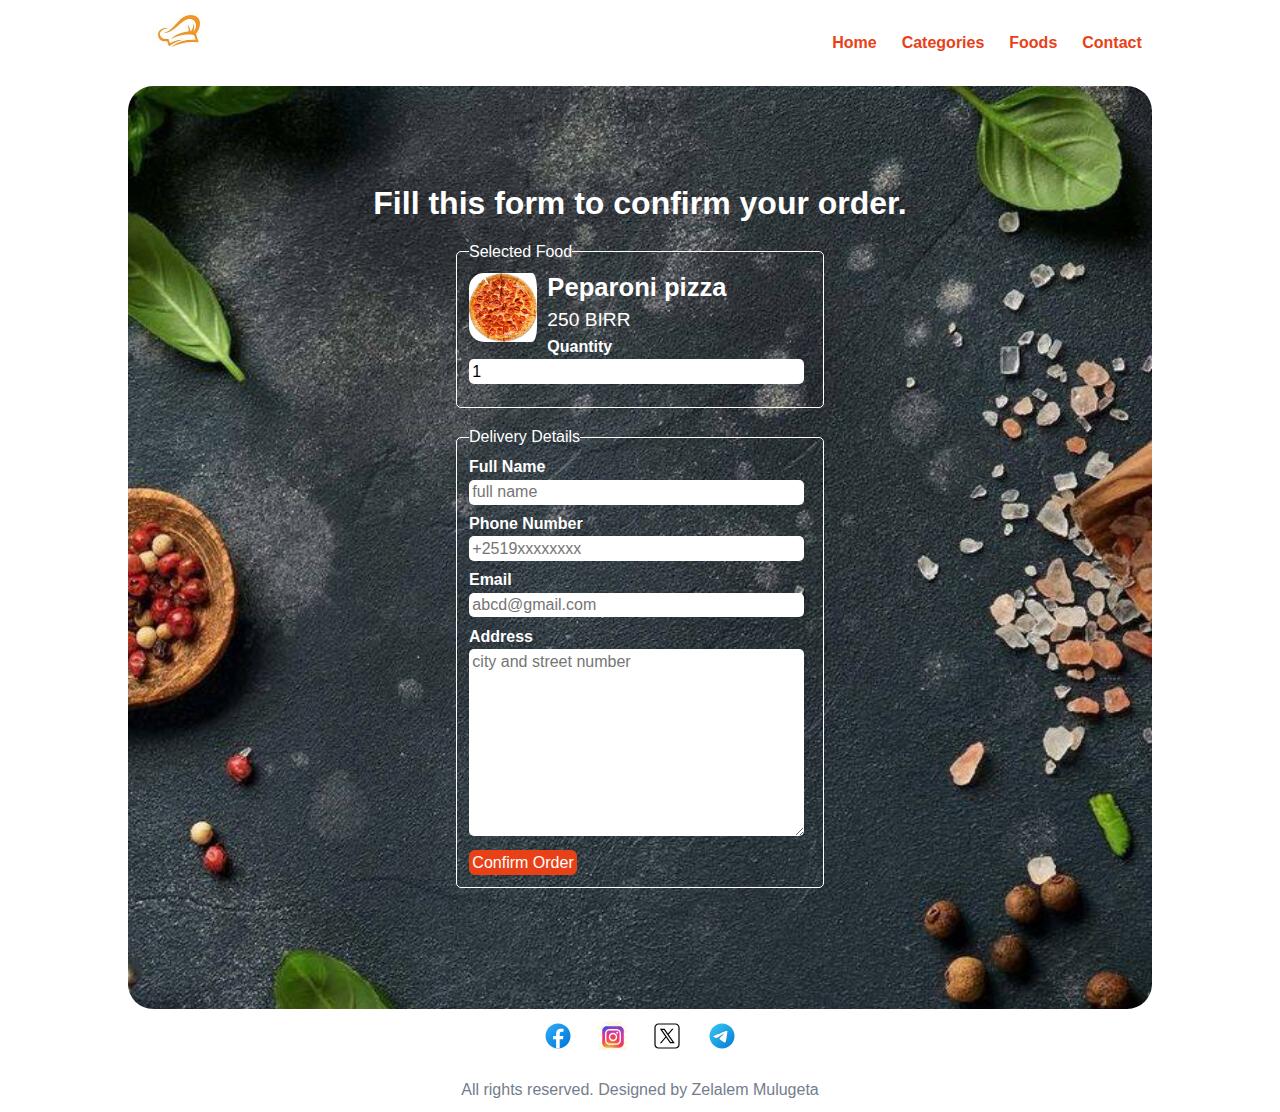
<file: order.html>
<!DOCTYPE html>
<html lang="en">
<head>
    <meta charset="UTF-8">
    <!-- Important to make website responsive -->
    <meta name="viewport" content="width=device-width, initial-scale=1.0">
    <title>Restaurant Website</title>

    <!-- Link our CSS file -->
    <link rel="stylesheet" href="css/style.css">
</head>

<body>
    <!-- Navbar Section Starts Here -->
    <section class="navbar">
        <div class="container">
            <div class="logo">
                <a href="#" title="Logo">
                    <img src="images/logo-new.jpg" alt="Restaurant Logo" class="img-responsive">
                </a>
            </div>

            <div class="menu text-right">
                <ul>
                    <li>
                        <a href="index.html">Home</a>
                    </li>
                    <li>
                        <a href="categories.html">Categories</a>
                    </li>
                    <li>
                        <a href="foods.html">Foods</a>
                    </li>
                    <li>
                        <a href="#">Contact</a>
                    </li>
                </ul>
            </div>

            <div class="clearfix"></div>
        </div>
    </section>
    <!-- Navbar Section Ends Here -->

    <!-- fOOD sEARCH Section Starts Here -->
    <section class="food-search-order">
        <div class="container">
            
            <h2 class="text-center text-white">Fill this form to confirm your order.</h2>

            <form action="#" class="order">
                <fieldset>
                    <legend class="text-white">Selected Food</legend>

                    <div class="food-menu-img  image-padding">
                        <img src="images/menupizza1.jpg" alt="Chicke Hawain Pizza" class="img-responsive img-curve image-padding">
                    </div>
    
                    <div class="food-menu-desc">
                        <h3 class="text-white">Peparoni pizza</h3>
                        <p class="food-price text-white">250 BIRR</p>

                        <div class="order-label text-white">Quantity</div>
                        <input type="number" name="qty" class="input-responsive" value="1" required>
                        
                    </div>

                </fieldset>
                
                <fieldset>
                    <legend class="text-white">Delivery Details</legend>
                    <div class="order-label text-white">Full Name</div>
                    <input type="text" name="full-name" placeholder="full name" class="input-responsive" required>

                    <div class="order-label text-white">Phone Number</div>
                    <input type="tel" name="contact" placeholder="+2519xxxxxxxx" class="input-responsive" required>

                    <div class="order-label text-white">Email</div>
                    <input type="email" name="email" placeholder="abcd@gmail.com" class="input-responsive" required>

                    <div class="order-label text-white">Address</div>
                    <textarea name="address" rows="10" placeholder="city and street number" class="input-responsive" required></textarea>

                    <input type="submit" name="submit" value="Confirm Order" class="btn btn-primary">
                </fieldset>

            </form>

        </div>
    </section>
    <!-- fOOD sEARCH Section Ends Here -->

    <!--socials section starts here-->
    <section class="socials">
        <div class="container text-center">
          <ul>
            <li>
              <a href="https://www.facebook.com/" target="_blank" ><svg class="social-picture" xmlns="http://www.w3.org/2000/svg" x="0px" y="0px" width="100" height="100" viewBox="0 0 48 48">
                <linearGradient id="Ld6sqrtcxMyckEl6xeDdMa_uLWV5A9vXIPu_gr1" x1="9.993" x2="40.615" y1="9.993" y2="40.615" gradientUnits="userSpaceOnUse"><stop offset="0" stop-color="#2aa4f4"></stop><stop offset="1" stop-color="#007ad9"></stop></linearGradient><path fill="url(#Ld6sqrtcxMyckEl6xeDdMa_uLWV5A9vXIPu_gr1)" d="M24,4C12.954,4,4,12.954,4,24s8.954,20,20,20s20-8.954,20-20S35.046,4,24,4z"></path><path fill="#fff" d="M26.707,29.301h5.176l0.813-5.258h-5.989v-2.874c0-2.184,0.714-4.121,2.757-4.121h3.283V12.46 c-0.577-0.078-1.797-0.248-4.102-0.248c-4.814,0-7.636,2.542-7.636,8.334v3.498H16.06v5.258h4.948v14.452 C21.988,43.9,22.981,44,24,44c0.921,0,1.82-0.084,2.707-0.204V29.301z"></path>
                </svg></a>
            </li>
            <li>
              <a href="https://www.instagram.com/" target="_blank"><svg class="social-picture" xmlns="http://www.w3.org/2000/svg" x="0px" y="0px" width="100" height="100" viewBox="0 0 64 64">
                <radialGradient id="TGwjmZMm2W~B4yrgup6jda_119026_gr1" cx="32" cy="32.5" r="31.259" gradientTransform="matrix(1 0 0 -1 0 64)" gradientUnits="userSpaceOnUse"><stop offset="0" stop-color="#efdcb1"></stop><stop offset="0" stop-color="#f2e0bb"></stop><stop offset=".011" stop-color="#f2e0bc"></stop><stop offset=".362" stop-color="#f9edd2"></stop><stop offset=".699" stop-color="#fef4df"></stop><stop offset="1" stop-color="#fff7e4"></stop></radialGradient><path fill="url(#TGwjmZMm2W~B4yrgup6jda_119026_gr1)" d="M58,54c-1.1,0-2-0.9-2-2s0.9-2,2-2h2.5c1.9,0,3.5-1.6,3.5-3.5S62.4,43,60.5,43H50c-1.4,0-2.5-1.1-2.5-2.5	S48.6,38,50,38h8c1.7,0,3-1.3,3-3s-1.3-3-3-3H42v-6h18c2.3,0,4.2-2,4-4.4c-0.2-2.1-2.1-3.6-4.2-3.6H58c-1.1,0-2-0.9-2-2s0.9-2,2-2	h0.4c1.3,0,2.5-0.9,2.6-2.2c0.2-1.5-1-2.8-2.5-2.8h-14C43.7,9,43,8.3,43,7.5S43.7,6,44.5,6h3.9c1.3,0,2.5-0.9,2.6-2.2	C51.1,2.3,50,1,48.5,1H15.6c-1.3,0-2.5,0.9-2.6,2.2C12.9,4.7,14,6,15.5,6H19c1.1,0,2,0.9,2,2s-0.9,2-2,2H6.2c-2.1,0-4,1.5-4.2,3.6	C1.8,16,3.7,18,6,18h2.5c1.9,0,3.5,1.6,3.5,3.5S10.4,25,8.5,25H5.2c-2.1,0-4,1.5-4.2,3.6C0.8,31,2.7,33,5,33h17v11H6	c-1.7,0-3,1.3-3,3s1.3,3,3,3l0,0c1.1,0,2,0.9,2,2s-0.9,2-2,2H4.2c-2.1,0-4,1.5-4.2,3.6C-0.2,60,1.7,62,4,62h53.8	c2.1,0,4-1.5,4.2-3.6C62.2,56,60.3,54,58,54z"></path><radialGradient id="TGwjmZMm2W~B4yrgup6jdb_119026_gr2" cx="18.51" cy="66.293" r="69.648" gradientTransform="matrix(.6435 -.7654 .5056 .4251 -26.92 52.282)" gradientUnits="userSpaceOnUse"><stop offset=".073" stop-color="#eacc7b"></stop><stop offset=".184" stop-color="#ecaa59"></stop><stop offset=".307" stop-color="#ef802e"></stop><stop offset=".358" stop-color="#ef6d3a"></stop><stop offset=".46" stop-color="#f04b50"></stop><stop offset=".516" stop-color="#f03e58"></stop><stop offset=".689" stop-color="#db359e"></stop><stop offset=".724" stop-color="#ce37a4"></stop><stop offset=".789" stop-color="#ac3cb4"></stop><stop offset=".877" stop-color="#7544cf"></stop><stop offset=".98" stop-color="#2b4ff2"></stop></radialGradient><path fill="url(#TGwjmZMm2W~B4yrgup6jdb_119026_gr2)" d="M45,57H19c-5.5,0-10-4.5-10-10V21c0-5.5,4.5-10,10-10h26c5.5,0,10,4.5,10,10v26C55,52.5,50.5,57,45,57z"></path><path fill="#fff" d="M32,20c4.6,0,5.1,0,6.9,0.1c1.7,0.1,2.6,0.4,3.2,0.6c0.8,0.3,1.4,0.7,2,1.3c0.6,0.6,1,1.2,1.3,2 c0.2,0.6,0.5,1.5,0.6,3.2C46,28.9,46,29.4,46,34s0,5.1-0.1,6.9c-0.1,1.7-0.4,2.6-0.6,3.2c-0.3,0.8-0.7,1.4-1.3,2 c-0.6,0.6-1.2,1-2,1.3c-0.6,0.2-1.5,0.5-3.2,0.6C37.1,48,36.6,48,32,48s-5.1,0-6.9-0.1c-1.7-0.1-2.6-0.4-3.2-0.6 c-0.8-0.3-1.4-0.7-2-1.3c-0.6-0.6-1-1.2-1.3-2c-0.2-0.6-0.5-1.5-0.6-3.2C18,39.1,18,38.6,18,34s0-5.1,0.1-6.9 c0.1-1.7,0.4-2.6,0.6-3.2c0.3-0.8,0.7-1.4,1.3-2c0.6-0.6,1.2-1,2-1.3c0.6-0.2,1.5-0.5,3.2-0.6C26.9,20,27.4,20,32,20 M32,17 c-4.6,0-5.2,0-7,0.1c-1.8,0.1-3,0.4-4.1,0.8c-1.1,0.4-2.1,1-3,2s-1.5,1.9-2,3c-0.4,1.1-0.7,2.3-0.8,4.1C15,28.8,15,29.4,15,34 s0,5.2,0.1,7c0.1,1.8,0.4,3,0.8,4.1c0.4,1.1,1,2.1,2,3c0.9,0.9,1.9,1.5,3,2c1.1,0.4,2.3,0.7,4.1,0.8c1.8,0.1,2.4,0.1,7,0.1 s5.2,0,7-0.1c1.8-0.1,3-0.4,4.1-0.8c1.1-0.4,2.1-1,3-2c0.9-0.9,1.5-1.9,2-3c0.4-1.1,0.7-2.3,0.8-4.1c0.1-1.8,0.1-2.4,0.1-7 s0-5.2-0.1-7c-0.1-1.8-0.4-3-0.8-4.1c-0.4-1.1-1-2.1-2-3s-1.9-1.5-3-2c-1.1-0.4-2.3-0.7-4.1-0.8C37.2,17,36.6,17,32,17L32,17z"></path><path fill="#fff" d="M32,25c-5,0-9,4-9,9s4,9,9,9s9-4,9-9S37,25,32,25z M32,40c-3.3,0-6-2.7-6-6s2.7-6,6-6s6,2.7,6,6S35.3,40,32,40 z"></path><circle cx="41" cy="25" r="2" fill="#fff"></circle>
                </svg></a>
            </li>
            <li>
              <a href="https://twitter.com/" target="_blank"><svg class="social-picture" xmlns="http://www.w3.org/2000/svg" x="0px" y="0px" width="100" height="100" viewBox="0 0 50 50">
                <path d="M 11 4 C 7.1456661 4 4 7.1456661 4 11 L 4 39 C 4 42.854334 7.1456661 46 11 46 L 39 46 C 42.854334 46 46 42.854334 46 39 L 46 11 C 46 7.1456661 42.854334 4 39 4 L 11 4 z M 11 6 L 39 6 C 41.773666 6 44 8.2263339 44 11 L 44 39 C 44 41.773666 41.773666 44 39 44 L 11 44 C 8.2263339 44 6 41.773666 6 39 L 6 11 C 6 8.2263339 8.2263339 6 11 6 z M 13.085938 13 L 22.308594 26.103516 L 13 37 L 15.5 37 L 23.4375 27.707031 L 29.976562 37 L 37.914062 37 L 27.789062 22.613281 L 36 13 L 33.5 13 L 26.660156 21.009766 L 21.023438 13 L 13.085938 13 z M 16.914062 15 L 19.978516 15 L 34.085938 35 L 31.021484 35 L 16.914062 15 z"></path>
                </svg></a>
            </li>
            <li>
              <a href="https://telegram.org/" target="_blank"><svg class="social-picture"  xmlns="http://www.w3.org/2000/svg" x="0px" y="0px" width="100" height="100" viewBox="0 0 48 48">
                <linearGradient id="BiF7D16UlC0RZ_VqXJHnXa_oWiuH0jFiU0R_gr1" x1="9.858" x2="38.142" y1="9.858" y2="38.142" gradientUnits="userSpaceOnUse"><stop offset="0" stop-color="#33bef0"></stop><stop offset="1" stop-color="#0a85d9"></stop></linearGradient><path fill="url(#BiF7D16UlC0RZ_VqXJHnXa_oWiuH0jFiU0R_gr1)" d="M44,24c0,11.045-8.955,20-20,20S4,35.045,4,24S12.955,4,24,4S44,12.955,44,24z"></path><path d="M10.119,23.466c8.155-3.695,17.733-7.704,19.208-8.284c3.252-1.279,4.67,0.028,4.448,2.113	c-0.273,2.555-1.567,9.99-2.363,15.317c-0.466,3.117-2.154,4.072-4.059,2.863c-1.445-0.917-6.413-4.17-7.72-5.282	c-0.891-0.758-1.512-1.608-0.88-2.474c0.185-0.253,0.658-0.763,0.921-1.017c1.319-1.278,1.141-1.553-0.454-0.412	c-0.19,0.136-1.292,0.935-1.745,1.237c-1.11,0.74-2.131,0.78-3.862,0.192c-1.416-0.481-2.776-0.852-3.634-1.223	C8.794,25.983,8.34,24.272,10.119,23.466z" opacity=".05"></path><path d="M10.836,23.591c7.572-3.385,16.884-7.264,18.246-7.813c3.264-1.318,4.465-0.536,4.114,2.011	c-0.326,2.358-1.483,9.654-2.294,14.545c-0.478,2.879-1.874,3.513-3.692,2.337c-1.139-0.734-5.723-3.754-6.835-4.633	c-0.86-0.679-1.751-1.463-0.71-2.598c0.348-0.379,2.27-2.234,3.707-3.614c0.833-0.801,0.536-1.196-0.469-0.508	c-1.843,1.263-4.858,3.262-5.396,3.625c-1.025,0.69-1.988,0.856-3.664,0.329c-1.321-0.416-2.597-0.819-3.262-1.078	C9.095,25.618,9.075,24.378,10.836,23.591z" opacity=".07"></path><path fill="#fff" d="M11.553,23.717c6.99-3.075,16.035-6.824,17.284-7.343c3.275-1.358,4.28-1.098,3.779,1.91	c-0.36,2.162-1.398,9.319-2.226,13.774c-0.491,2.642-1.593,2.955-3.325,1.812c-0.833-0.55-5.038-3.331-5.951-3.984	c-0.833-0.595-1.982-1.311-0.541-2.721c0.513-0.502,3.874-3.712,6.493-6.21c0.343-0.328-0.088-0.867-0.484-0.604	c-3.53,2.341-8.424,5.59-9.047,6.013c-0.941,0.639-1.845,0.932-3.467,0.466c-1.226-0.352-2.423-0.772-2.889-0.932	C9.384,25.282,9.81,24.484,11.553,23.717z"></path>
                </svg></a>
            </li>
          </ul>
        </div>
      </section>
    <!--socials section ends here-->
  
  
  
  
  
    <!--footer section starts here-->
      <section class="footer">
        <div class="container text-center food-detail">
          <p>All rights reserved. Designed by Zelalem Mulugeta</p>
        </div>  
     </section>
    <!--footer section ends here-->  
  
  
  
  </body>
  </html>
</file>
<file: css/style.css>
/*
  Author: Zelalem Mulugeta;
  Theme: Restuarant Food Ordedr;
  version: 1.0;
*/

/* CSS for All */
*{
  margin: 0 0;
  padding: 0 0;
  font-family: Arial, Helvetica, sans-serif;
}

.container {
  width: 80%;
  margin: 0 auto;
  padding: 1%;
}
.img-responsive {
  width: 100%;
}

.img-curve{
  border-radius: 15px;
}  
.text-right{
  text-align: right;
}
.text-center {
  text-align: center;
}
.text-left{
  text-align: left;
}
.text-white {
  color: white;
}

.clear-fix {
  clear: both;
  float: none;
}
a {
color: #e84118;
text-decoration: none;
}
a:hover {
  color: #c23616;
}

.btn {
  padding: 1%;
  border: none;
  font-size: 1rem;
  border-radius: 6px;
}
.btn-primary {
  background-color: #e84118;
  color: white;
  cursor: pointer;
}
.btn-primary:hover {
  background-color: #c23616;
  color: white;
}

.btn-primary:active{
  background-color: green;
}

h2 {
  color: #222f3e;
  font-size: 2rem;
  margin-bottom: 2%;
}
h3 {
  font-size: 1.6rem;
  
}

.float-container {
  position:  relative;
}
.float-text {
  position: absolute;
  left: 37%;
  bottom: 50px;
}
fieldset{
  border: 1px solid white;
  margin: 5%;
  padding: 3%;
  border-radius: 5px;
}



/* CSS OF NAV BAR SECTION */

.logo {
  width: 10%;
  float: left;
}


.text-right {
  text-align: right;
}

.menu ul {
  list-style-type: none;
}

.menu ul li {
  display: inline;
  padding: 1%;
  font-weight: bold;
}

.menu {
  line-height: 60px;
}
.float-container {
  position:  relative;
}
.float-text {
  position: absolute;
  left: 37%;
  bottom: 50px;
}



/*CSS FOR FOOD SEARCH SECTION */

.food-search{
  background-image: url(../images/searchbackground.jpeg);
  background-size: cover;
  background-repeat: no-repeat;
  background-position: center;
  padding: 7% 0;
  width: 80%;
  margin-left: 10%;
  margin-right: 10%;
  border-radius: 25px;
}
.image-padding {
  padding-right: 10px;
}
.food-search input[type="search"] {
  width: 50%;
  padding: 1%;
  font-size: 1rem;
  border: none;
  border-radius: 6px;
}

/* CSS FOR CATAGORIEES */

.catagories {
  padding: 4% 0;
  padding-left: 1px;
}

.box-3{
  width: 28%;
  float: left;
  margin: 2%;
}

/* CSS FOR FOOD MENU */
.food-menu {
  background-color: #ececec;
  padding: 4% 0;
}
.food-menu-box {
  width: 43%;
  margin: 1%;
  float: left;
  padding: 2%;
  background-color: white;
  border-radius: 15px;
  box-shadow: 0px 0px 11px 1px rgb(194, 193, 193);
}

.food-menu-img {
  width: 20%;
  float: left;
}

.food-menu-description {
  width: 70%;
  float: left;
  margin-left: 8%;
}

.food-price {
  font-size: 1.2rem;
  margin: 2% 0;
}

.food-detail {
  font-size: 1rem;
  color: #747d8c;
}

/* CSS FOR SOCIAL */

.socials ul {
  list-style-type: none;
}
.socials ul li {
  display: inline;
  padding: 1%;
}

.social-picture {
  width: 30px;
  height: 30px;
}


/* for Order Section */
.order{
  width: 50%;
  margin: 0 auto;
}
.input-responsive{
  width: 96%;
  padding: 1%;
  margin-bottom: 3%;
  border: none;
  border-radius: 5px;
  font-size: 1rem;
}
.order-label{
  margin-bottom: 1%; 
  font-weight: bold;
}
.fieldset{
border: 1px solid white;
margin: 5%;
padding: 3%;
border-radius: 5px;
}

.food-search-order{
background-image: url(../images/ord.jpg);
background-size: cover;
background-repeat: no-repeat;
background-position: center;
padding: 7% 0;
width: 80%;
margin-left: 10%;
margin-right: 10%;
border-radius: 25px;
}



/* CSS for Mobile Size or Smaller Screen */

@media only screen and (max-width:768px){
.logo{
    width: 80%;
    float: none;
    margin: 1% auto;
}

.menu ul{
    text-align: center;
}

.food-search input[type="search"]{
    width: 90%;
    padding: 2%;
    margin-bottom: 3%;
}

.btn{
    width: 91%;
    padding: 2%;
}

.food-search{
    padding: 10% 0;
}

.categories{
    padding: 20% 0;
}
h2{
    margin-bottom: 10%;
}
.box-3{
    width: 100%;
    margin: 4% auto;
}

.food-menu{
    padding: 20% 0;
}

.food-menu-box{
    width: 90%;
    padding: 5%;
    margin-bottom: 5%;
}
.social{
    padding: 5% 0;
}
.order{
    width: 100%;
}
}
</file>
